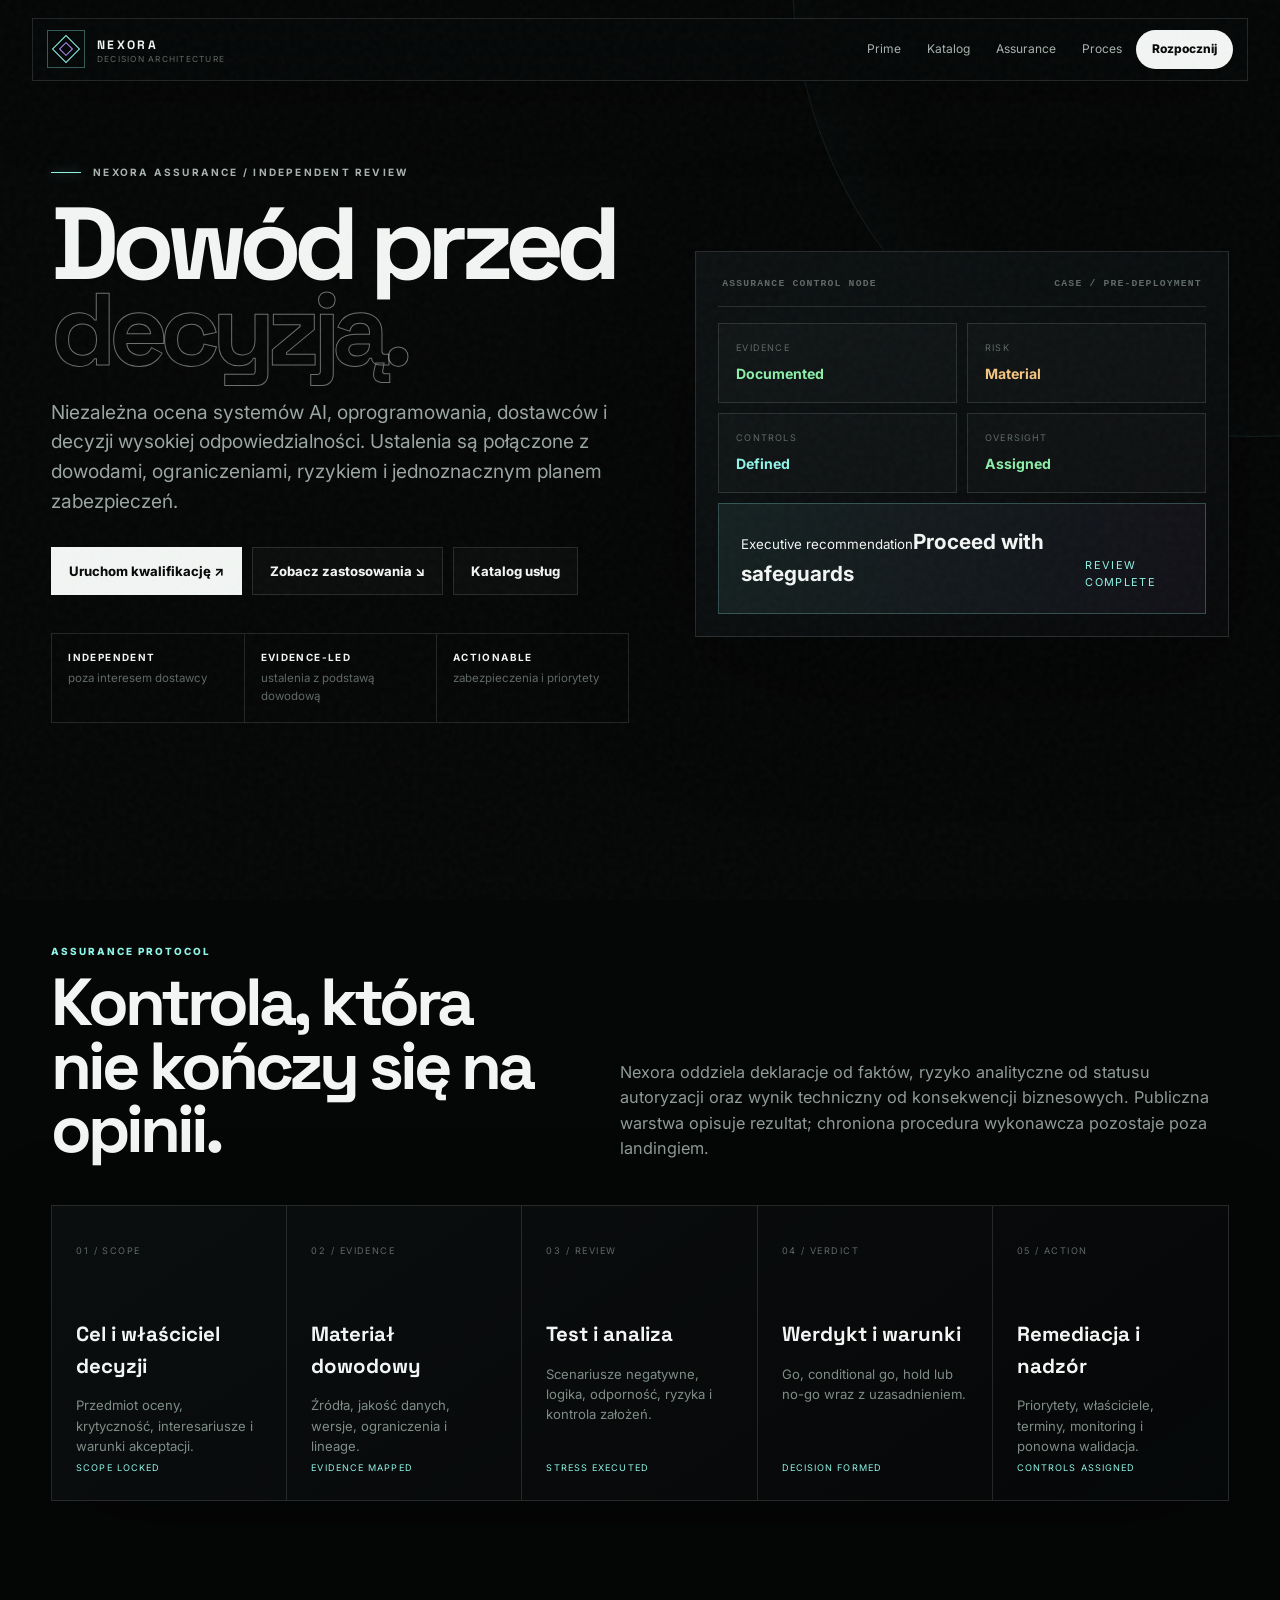
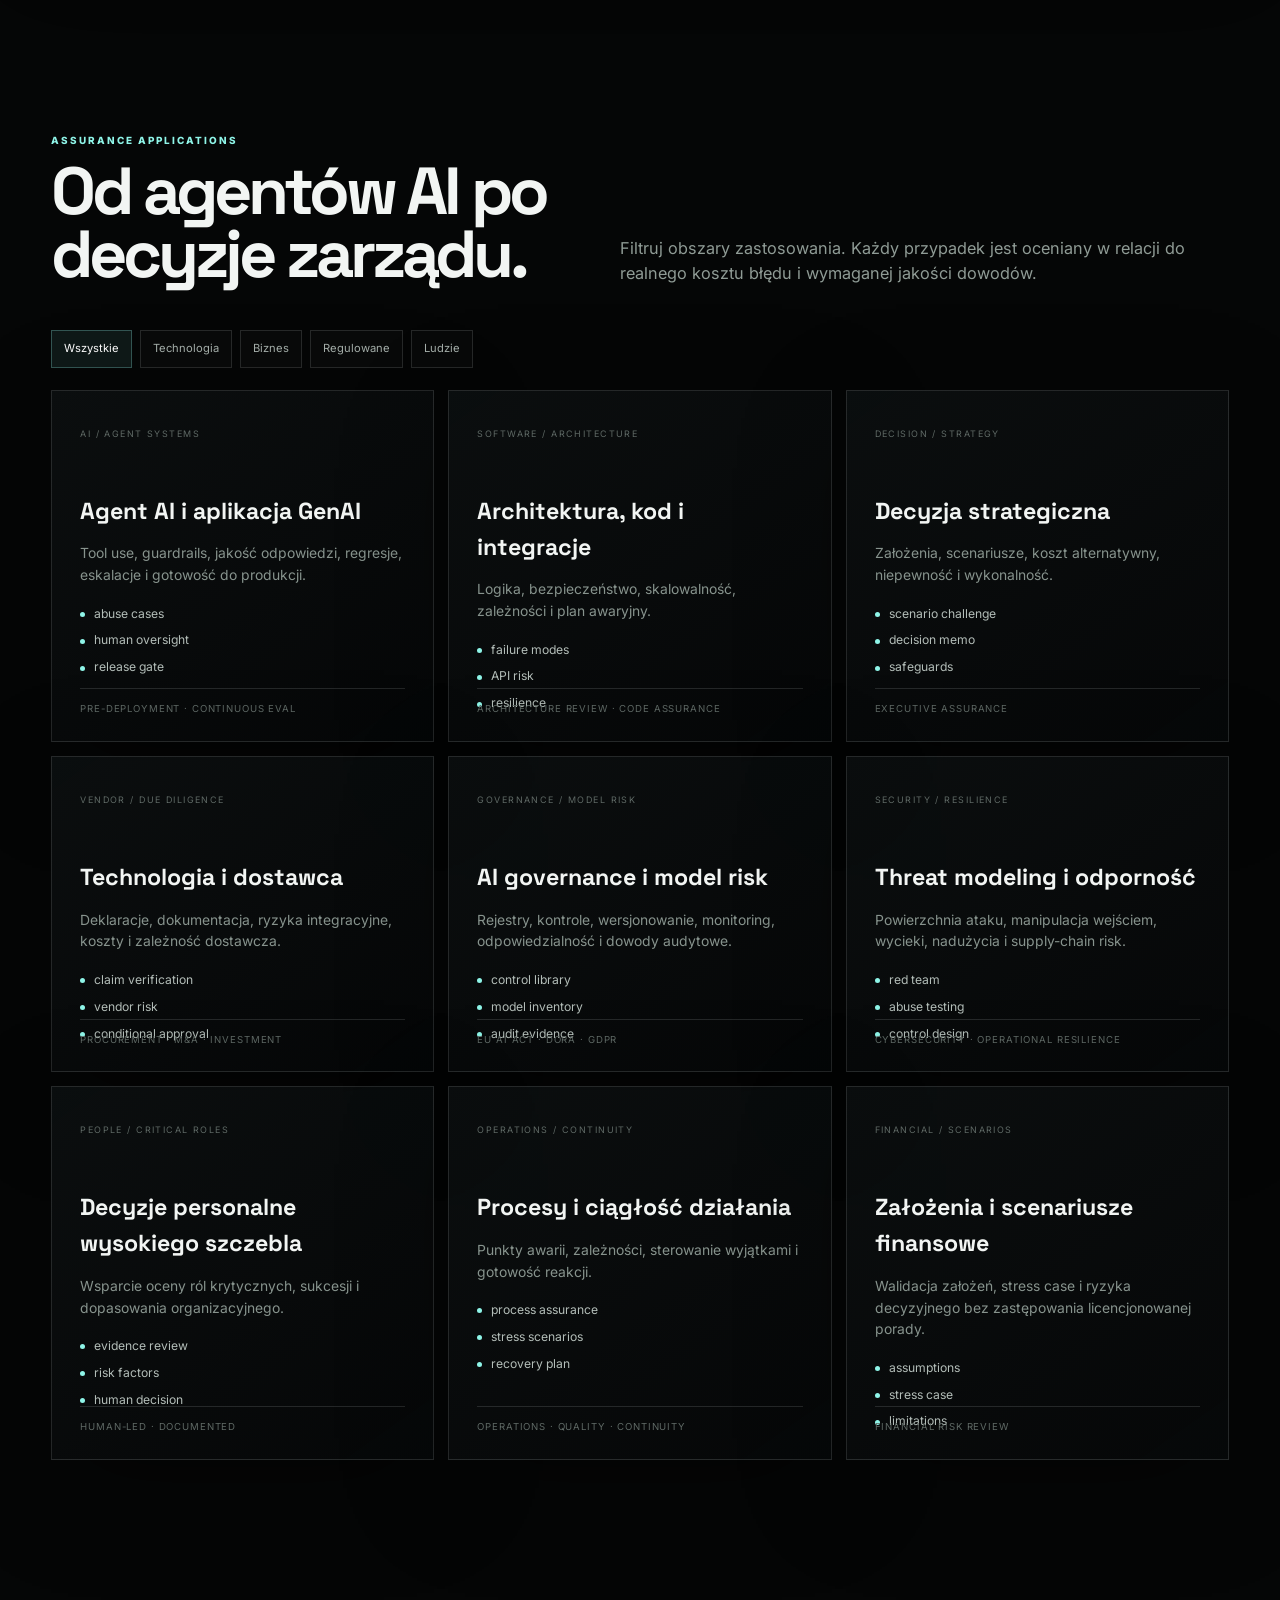
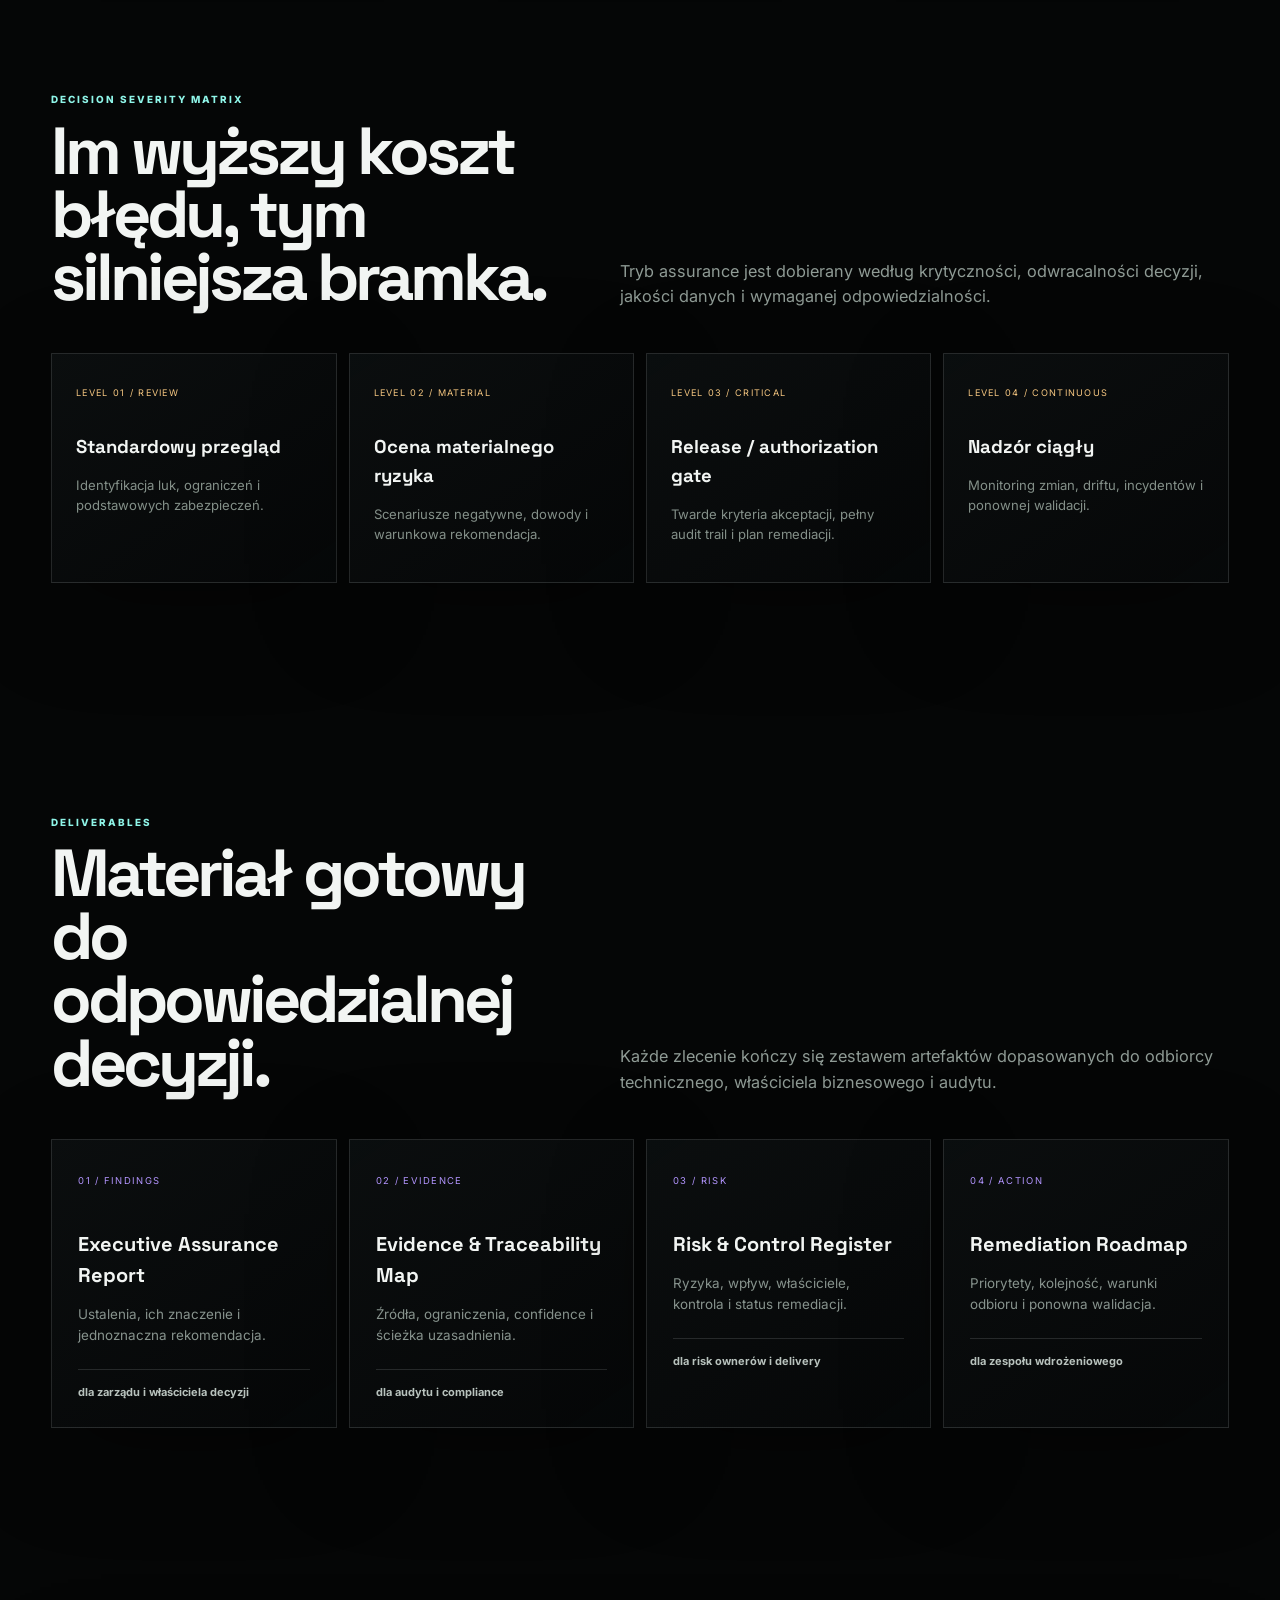
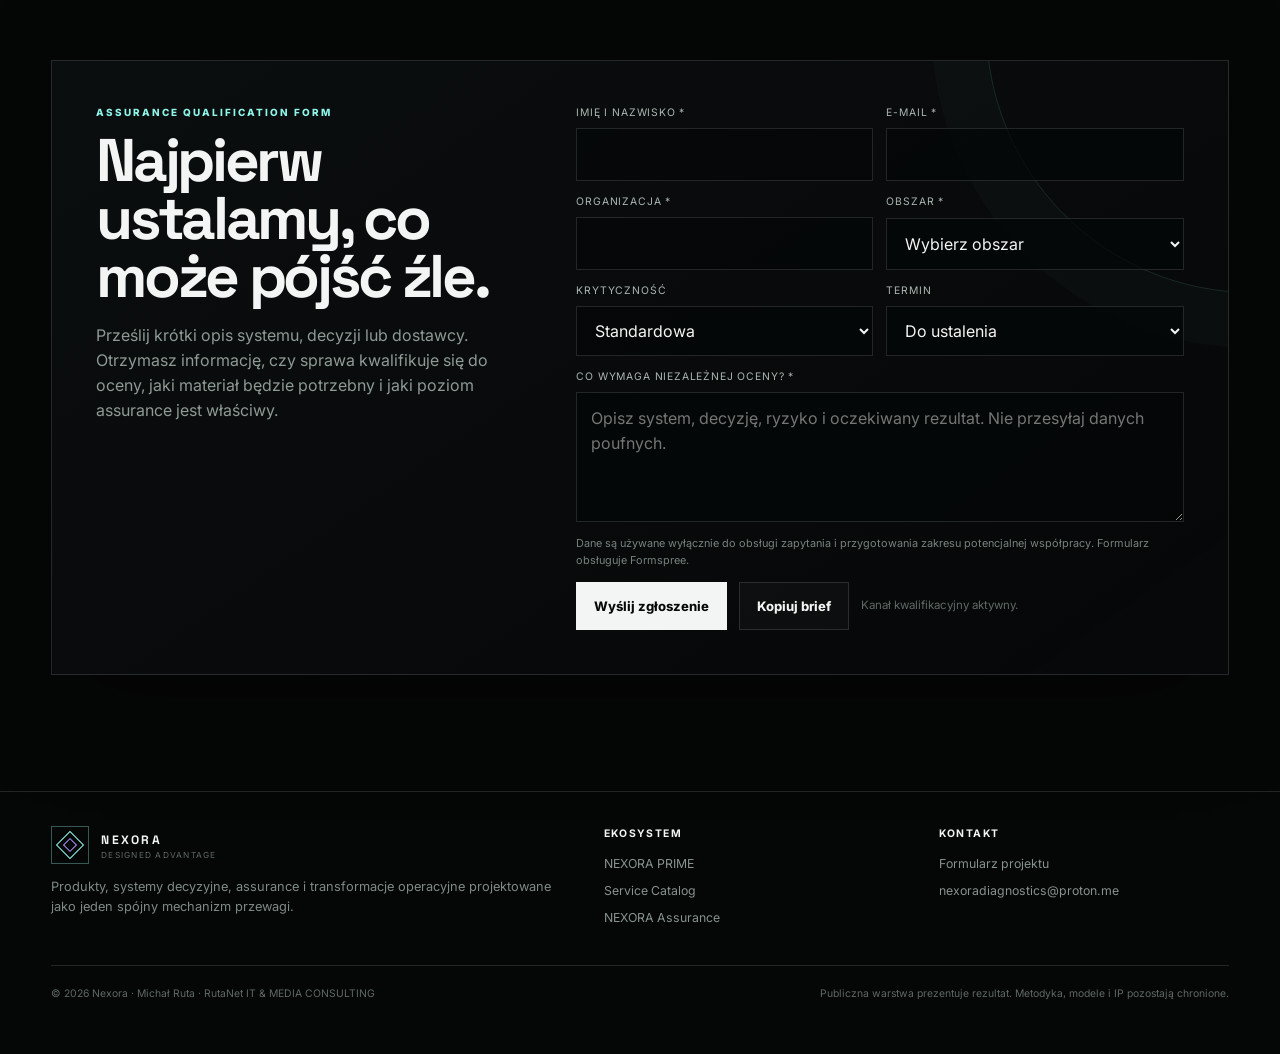
<file: assurance/index.html>
<!doctype html><html lang="pl"><head><meta charset="utf-8"><meta name="viewport" content="width=device-width,initial-scale=1,viewport-fit=cover"><meta name="theme-color" content="#050606"><meta name="description" content="Niezależna ocena systemów AI, oprogramowania, dostawców i decyzji wysokiej odpowiedzialności."><meta name="author" content="Michał Ruta · Founder Nexora"><title>NEXORA Assurance — Independent Decision Review</title><link rel="stylesheet" href="../assets/ecosystem.css"></head><body data-page="assurance"><canvas class="field-canvas" aria-hidden="true"></canvas><div class="ambient-grid"></div><nav class="nav"><a class="brand" href="../"><span class="brand-mark"></span><span class="brand-copy"><b>NEXORA</b><span>Decision Architecture</span></span></a><div class="nav-links"><a href="../">Prime</a><a href="../catalog/">Katalog</a><a href="../assurance/">Assurance</a><a href="#process">Proces</a><a href="#contact" class="cta">Rozpocznij</a></div><button class="menu" aria-label="Menu"><i></i></button></nav><main>
<section class="hero" id="top"><div class="shell hero-grid"><div><div class="kicker">NEXORA ASSURANCE / INDEPENDENT REVIEW</div><h1>Dowód przed <span class="outline">decyzją.</span></h1><p class="lead">Niezależna ocena systemów AI, oprogramowania, dostawców i decyzji wysokiej odpowiedzialności. Ustalenia są połączone z dowodami, ograniczeniami, ryzykiem i jednoznacznym planem zabezpieczeń.</p><div class="actions"><a class="btn primary" href="#contact">Uruchom kwalifikację ↗</a><a class="btn" href="#applications">Zobacz zastosowania ↘</a><a class="btn" href="../catalog/">Katalog usług</a></div><div class="hero-meta"><div><b>Independent</b><span>poza interesem dostawcy</span></div><div><b>Evidence-led</b><span>ustalenia z podstawą dowodową</span></div><div><b>Actionable</b><span>zabezpieczenia i priorytety</span></div></div></div><div class="console"><div class="console-top"><span>ASSURANCE CONTROL NODE</span><span>CASE / PRE-DEPLOYMENT</span></div><div class="console-grid"><div class="signal good"><small>Evidence</small><b>Documented</b></div><div class="signal warn"><small>Risk</small><b>Material</b></div><div class="signal info"><small>Controls</small><b>Defined</b></div><div class="signal good"><small>Oversight</small><b>Assigned</b></div><div class="verdict"><div><small>Executive recommendation</small><strong>Proceed with safeguards</strong></div><em>REVIEW COMPLETE</em></div></div></div></div></section>
<section class="section" id="process"><div class="shell"><div class="section-head reveal"><div><div class="tag">Assurance Protocol</div><h2>Kontrola, która nie kończy się na opinii.</h2></div><p class="section-intro">Nexora oddziela deklaracje od faktów, ryzyko analityczne od statusu autoryzacji oraz wynik techniczny od konsekwencji biznesowych. Publiczna warstwa opisuje rezultat; chroniona procedura wykonawcza pozostaje poza landingiem.</p></div><div class="flow panel reveal"><article><span class="n">01 / SCOPE</span><h3>Cel i właściciel decyzji</h3><p>Przedmiot oceny, krytyczność, interesariusze i warunki akceptacji.</p><span class="state">scope locked</span></article><article><span class="n">02 / EVIDENCE</span><h3>Materiał dowodowy</h3><p>Źródła, jakość danych, wersje, ograniczenia i lineage.</p><span class="state">evidence mapped</span></article><article><span class="n">03 / REVIEW</span><h3>Test i analiza</h3><p>Scenariusze negatywne, logika, odporność, ryzyka i kontrola założeń.</p><span class="state">stress executed</span></article><article><span class="n">04 / VERDICT</span><h3>Werdykt i warunki</h3><p>Go, conditional go, hold lub no-go wraz z uzasadnieniem.</p><span class="state">decision formed</span></article><article><span class="n">05 / ACTION</span><h3>Remediacja i nadzór</h3><p>Priorytety, właściciele, terminy, monitoring i ponowna walidacja.</p><span class="state">controls assigned</span></article></div></div></section>
<section class="section" id="applications"><div class="shell"><div class="section-head reveal"><div><div class="tag">Assurance Applications</div><h2>Od agentów AI po decyzje zarządu.</h2></div><p class="section-intro">Filtruj obszary zastosowania. Każdy przypadek jest oceniany w relacji do realnego kosztu błędu i wymaganej jakości dowodów.</p></div><div class="filters reveal"><button class="filter active" data-filter="all">Wszystkie</button><button class="filter" data-filter="technology">Technologia</button><button class="filter" data-filter="business">Biznes</button><button class="filter" data-filter="regulated">Regulowane</button><button class="filter" data-filter="people">Ludzie</button></div><div class="cards">
<article class="card panel reveal" data-category="technology regulated"><span class="code">AI / AGENT SYSTEMS</span><h3>Agent AI i aplikacja GenAI</h3><p>Tool use, guardrails, jakość odpowiedzi, regresje, eskalacje i gotowość do produkcji.</p><ul><li>abuse cases</li><li>human oversight</li><li>release gate</li></ul><footer>pre-deployment · continuous eval</footer></article>
<article class="card panel reveal" data-category="technology"><span class="code">SOFTWARE / ARCHITECTURE</span><h3>Architektura, kod i integracje</h3><p>Logika, bezpieczeństwo, skalowalność, zależności i plan awaryjny.</p><ul><li>failure modes</li><li>API risk</li><li>resilience</li></ul><footer>architecture review · code assurance</footer></article>
<article class="card panel reveal" data-category="business"><span class="code">DECISION / STRATEGY</span><h3>Decyzja strategiczna</h3><p>Założenia, scenariusze, koszt alternatywny, niepewność i wykonalność.</p><ul><li>scenario challenge</li><li>decision memo</li><li>safeguards</li></ul><footer>executive assurance</footer></article>
<article class="card panel reveal" data-category="business technology"><span class="code">VENDOR / DUE DILIGENCE</span><h3>Technologia i dostawca</h3><p>Deklaracje, dokumentacja, ryzyka integracyjne, koszty i zależność dostawcza.</p><ul><li>claim verification</li><li>vendor risk</li><li>conditional approval</li></ul><footer>procurement · M&A · investment</footer></article>
<article class="card panel reveal" data-category="regulated technology"><span class="code">GOVERNANCE / MODEL RISK</span><h3>AI governance i model risk</h3><p>Rejestry, kontrole, wersjonowanie, monitoring, odpowiedzialność i dowody audytowe.</p><ul><li>control library</li><li>model inventory</li><li>audit evidence</li></ul><footer>EU AI Act · DORA · GDPR</footer></article>
<article class="card panel reveal" data-category="regulated technology"><span class="code">SECURITY / RESILIENCE</span><h3>Threat modeling i odporność</h3><p>Powierzchnia ataku, manipulacja wejściem, wycieki, nadużycia i supply-chain risk.</p><ul><li>red team</li><li>abuse testing</li><li>control design</li></ul><footer>cybersecurity · operational resilience</footer></article>
<article class="card panel reveal" data-category="people business"><span class="code">PEOPLE / CRITICAL ROLES</span><h3>Decyzje personalne wysokiego szczebla</h3><p>Wsparcie oceny ról krytycznych, sukcesji i dopasowania organizacyjnego.</p><ul><li>evidence review</li><li>risk factors</li><li>human decision</li></ul><footer>human-led · documented</footer></article>
<article class="card panel reveal" data-category="business"><span class="code">OPERATIONS / CONTINUITY</span><h3>Procesy i ciągłość działania</h3><p>Punkty awarii, zależności, sterowanie wyjątkami i gotowość reakcji.</p><ul><li>process assurance</li><li>stress scenarios</li><li>recovery plan</li></ul><footer>operations · quality · continuity</footer></article>
<article class="card panel reveal" data-category="regulated business"><span class="code">FINANCIAL / SCENARIOS</span><h3>Założenia i scenariusze finansowe</h3><p>Walidacja założeń, stress case i ryzyka decyzyjnego bez zastępowania licencjonowanej porady.</p><ul><li>assumptions</li><li>stress case</li><li>limitations</li></ul><footer>financial risk review</footer></article>
</div></div></section>
<section class="section"><div class="shell"><div class="section-head reveal"><div><div class="tag">Decision Severity Matrix</div><h2>Im wyższy koszt błędu, tym silniejsza bramka.</h2></div><p class="section-intro">Tryb assurance jest dobierany według krytyczności, odwracalności decyzji, jakości danych i wymaganej odpowiedzialności.</p></div><div class="matrix"><article class="panel reveal"><span class="level">LEVEL 01 / REVIEW</span><h3>Standardowy przegląd</h3><p>Identyfikacja luk, ograniczeń i podstawowych zabezpieczeń.</p></article><article class="panel reveal"><span class="level">LEVEL 02 / MATERIAL</span><h3>Ocena materialnego ryzyka</h3><p>Scenariusze negatywne, dowody i warunkowa rekomendacja.</p></article><article class="panel reveal"><span class="level">LEVEL 03 / CRITICAL</span><h3>Release / authorization gate</h3><p>Twarde kryteria akceptacji, pełny audit trail i plan remediacji.</p></article><article class="panel reveal"><span class="level">LEVEL 04 / CONTINUOUS</span><h3>Nadzór ciągły</h3><p>Monitoring zmian, driftu, incydentów i ponownej walidacji.</p></article></div></div></section>
<section class="section"><div class="shell"><div class="section-head reveal"><div><div class="tag">Deliverables</div><h2>Materiał gotowy do odpowiedzialnej decyzji.</h2></div><p class="section-intro">Każde zlecenie kończy się zestawem artefaktów dopasowanych do odbiorcy technicznego, właściciela biznesowego i audytu.</p></div><div class="delivery"><article class="panel reveal"><span class="n">01 / FINDINGS</span><h3>Executive Assurance Report</h3><p>Ustalenia, ich znaczenie i jednoznaczna rekomendacja.</p><b>dla zarządu i właściciela decyzji</b></article><article class="panel reveal"><span class="n">02 / EVIDENCE</span><h3>Evidence & Traceability Map</h3><p>Źródła, ograniczenia, confidence i ścieżka uzasadnienia.</p><b>dla audytu i compliance</b></article><article class="panel reveal"><span class="n">03 / RISK</span><h3>Risk & Control Register</h3><p>Ryzyka, wpływ, właściciele, kontrola i status remediacji.</p><b>dla risk ownerów i delivery</b></article><article class="panel reveal"><span class="n">04 / ACTION</span><h3>Remediation Roadmap</h3><p>Priorytety, kolejność, warunki odbioru i ponowna walidacja.</p><b>dla zespołu wdrożeniowego</b></article></div></div></section>
<section class="section" id="contact"><div class="shell"><div class="cta-panel panel reveal"><div class="cta-grid"><div><div class="tag">Assurance Qualification Form</div><h2>Najpierw ustalamy, co może pójść źle.</h2><p>Prześlij krótki opis systemu, decyzji lub dostawcy. Otrzymasz informację, czy sprawa kwalifikuje się do oceny, jaki materiał będzie potrzebny i jaki poziom assurance jest właściwy.</p></div><form class="form" data-formspree data-subject="NEXORA ASSURANCE" action="https://formspree.io/f/xzdqqldo" method="POST"><input type="hidden" name="source" value="NEXORA Assurance Decision Architecture"><input type="hidden" name="page_url"><input class="hp" name="_gotcha" tabindex="-1" autocomplete="off"><div class="field"><label>Imię i nazwisko *</label><input name="name" required maxlength="120"></div><div class="field"><label>E-mail *</label><input name="email" type="email" required maxlength="180"></div><div class="field"><label>Organizacja *</label><input name="organization" required maxlength="160"></div><div class="field"><label>Obszar *</label><select name="area" required><option value="">Wybierz obszar</option><option>AI / system agentowy</option><option>Software / architektura</option><option>Decyzja strategiczna</option><option>Due diligence dostawcy</option><option>Governance / compliance</option><option>Cybersecurity / resilience</option><option>Organizacja / ludzie</option></select></div><div class="field"><label>Krytyczność</label><select name="criticality"><option>Standardowa</option><option>Wysoka</option><option>Regulowana / krytyczna</option><option>Do ustalenia</option></select></div><div class="field"><label>Termin</label><select name="timeframe"><option>Do ustalenia</option><option>Do 7 dni</option><option>Do 30 dni</option><option>Powyżej 30 dni</option></select></div><div class="field full"><label>Co wymaga niezależnej oceny? *</label><textarea name="message" required minlength="30" maxlength="4000" placeholder="Opisz system, decyzję, ryzyko i oczekiwany rezultat. Nie przesyłaj danych poufnych."></textarea></div><div class="privacy">Dane są używane wyłącznie do obsługi zapytania i przygotowania zakresu potencjalnej współpracy. Formularz obsługuje Formspree.</div><div class="form-actions"><button class="btn primary" type="submit">Wyślij zgłoszenie</button><button class="btn" type="button" data-copy-form>Kopiuj brief</button><div class="form-status" aria-live="polite">Kanał kwalifikacyjny aktywny.</div></div></form></div></div></div></section>
</main><footer class="site"><div class="shell"><div class="footer-grid"><div><a class="brand" href="../"><span class="brand-mark"></span><span class="brand-copy"><b>NEXORA</b><span>Designed Advantage</span></span></a><p>Produkty, systemy decyzyjne, assurance i transformacje operacyjne projektowane jako jeden spójny mechanizm przewagi.</p></div><div class="footer-col"><b>Ekosystem</b><a href="../">NEXORA PRIME</a><a href="../catalog/">Service Catalog</a><a href="../assurance/">NEXORA Assurance</a></div><div class="footer-col"><b>Kontakt</b><a href="#contact">Formularz projektu</a><a href="mailto:nexoradiagnostics@proton.me">nexoradiagnostics@proton.me</a></div></div><div class="legal"><span>© 2026 Nexora · Michał Ruta · RutaNet IT & MEDIA CONSULTING</span><span>Publiczna warstwa prezentuje rezultat. Metodyka, modele i IP pozostają chronione.</span></div></div></footer><div class="command"><div class="command-box"><div class="command-head">NEXORA COMMAND / CTRL + K</div><a href="../">NEXORA PRIME <kbd>01</kbd></a><a href="../catalog/">Katalog usług <kbd>02</kbd></a><a href="../assurance/">Assurance <kbd>03</kbd></a><a href="#contact">Rozpocznij projekt <kbd>04</kbd></a></div></div><script src="../assets/ecosystem.js"></script></body></html>
</file>
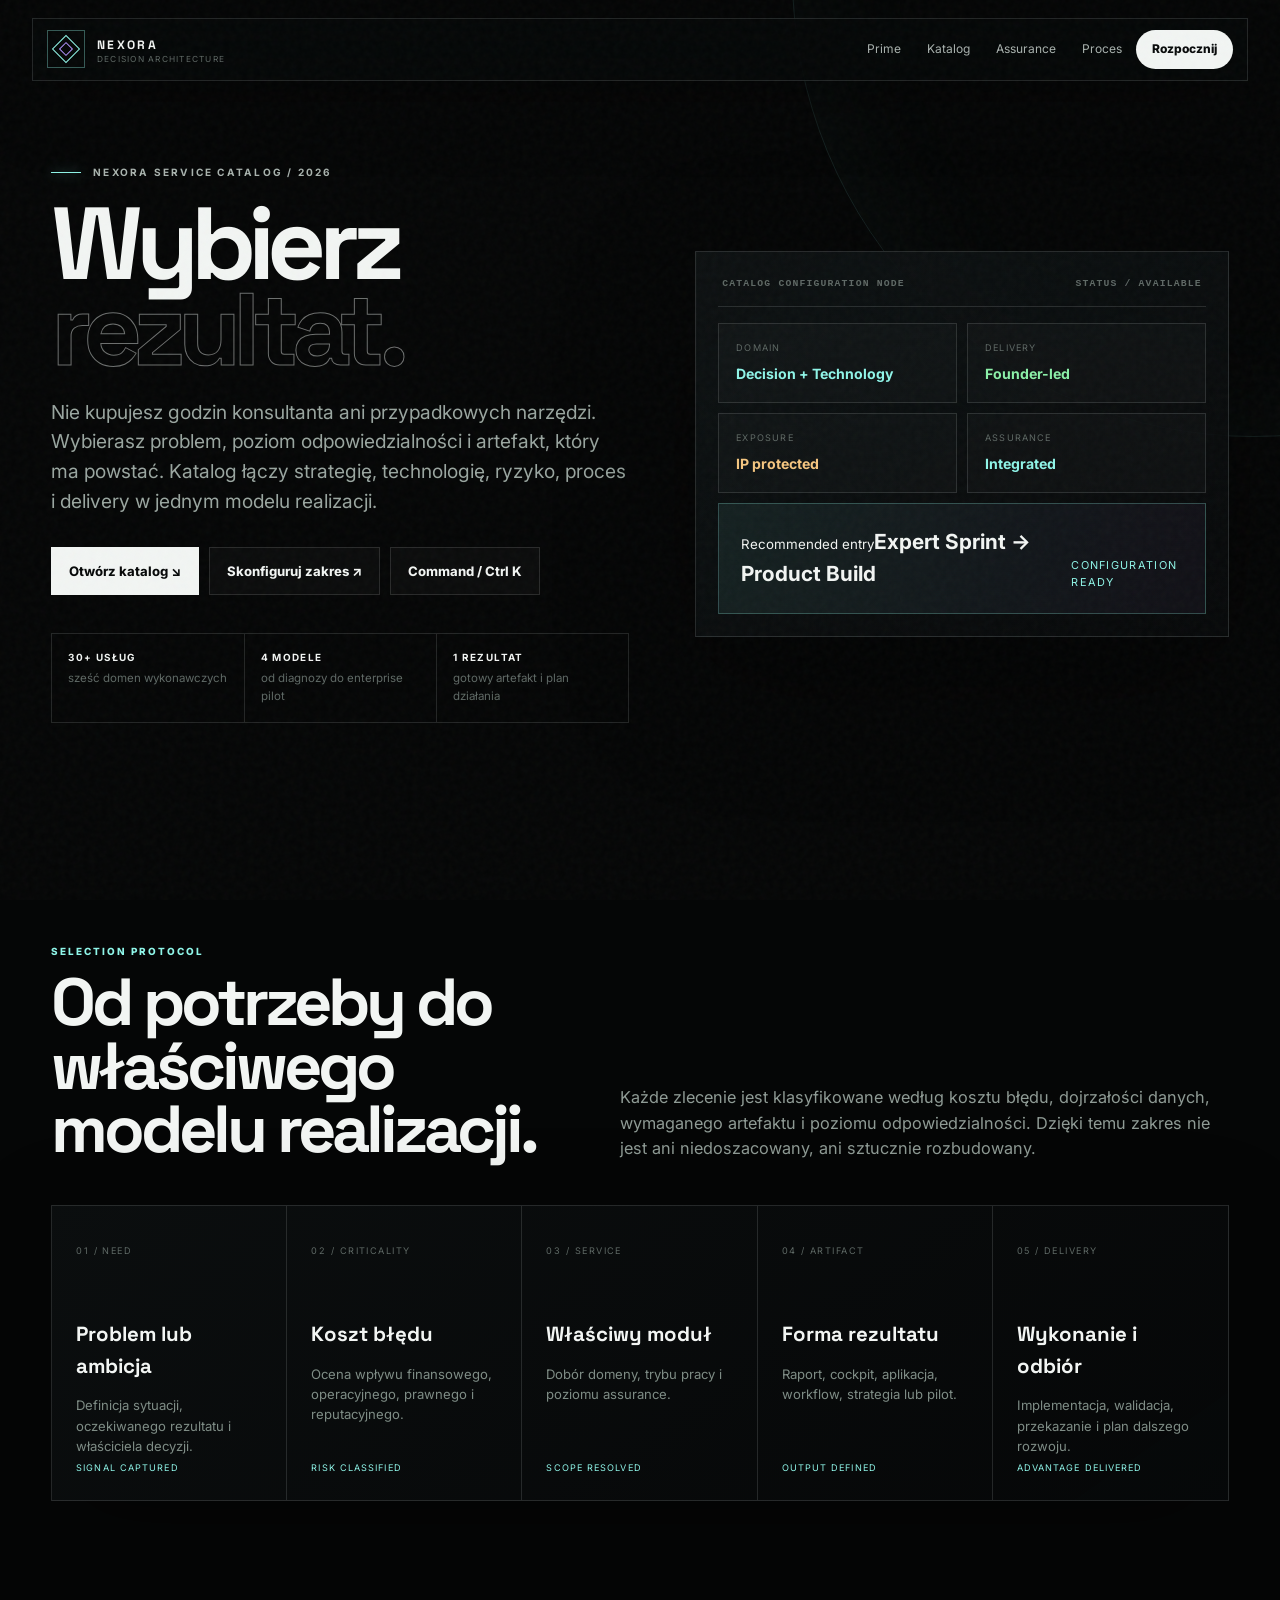
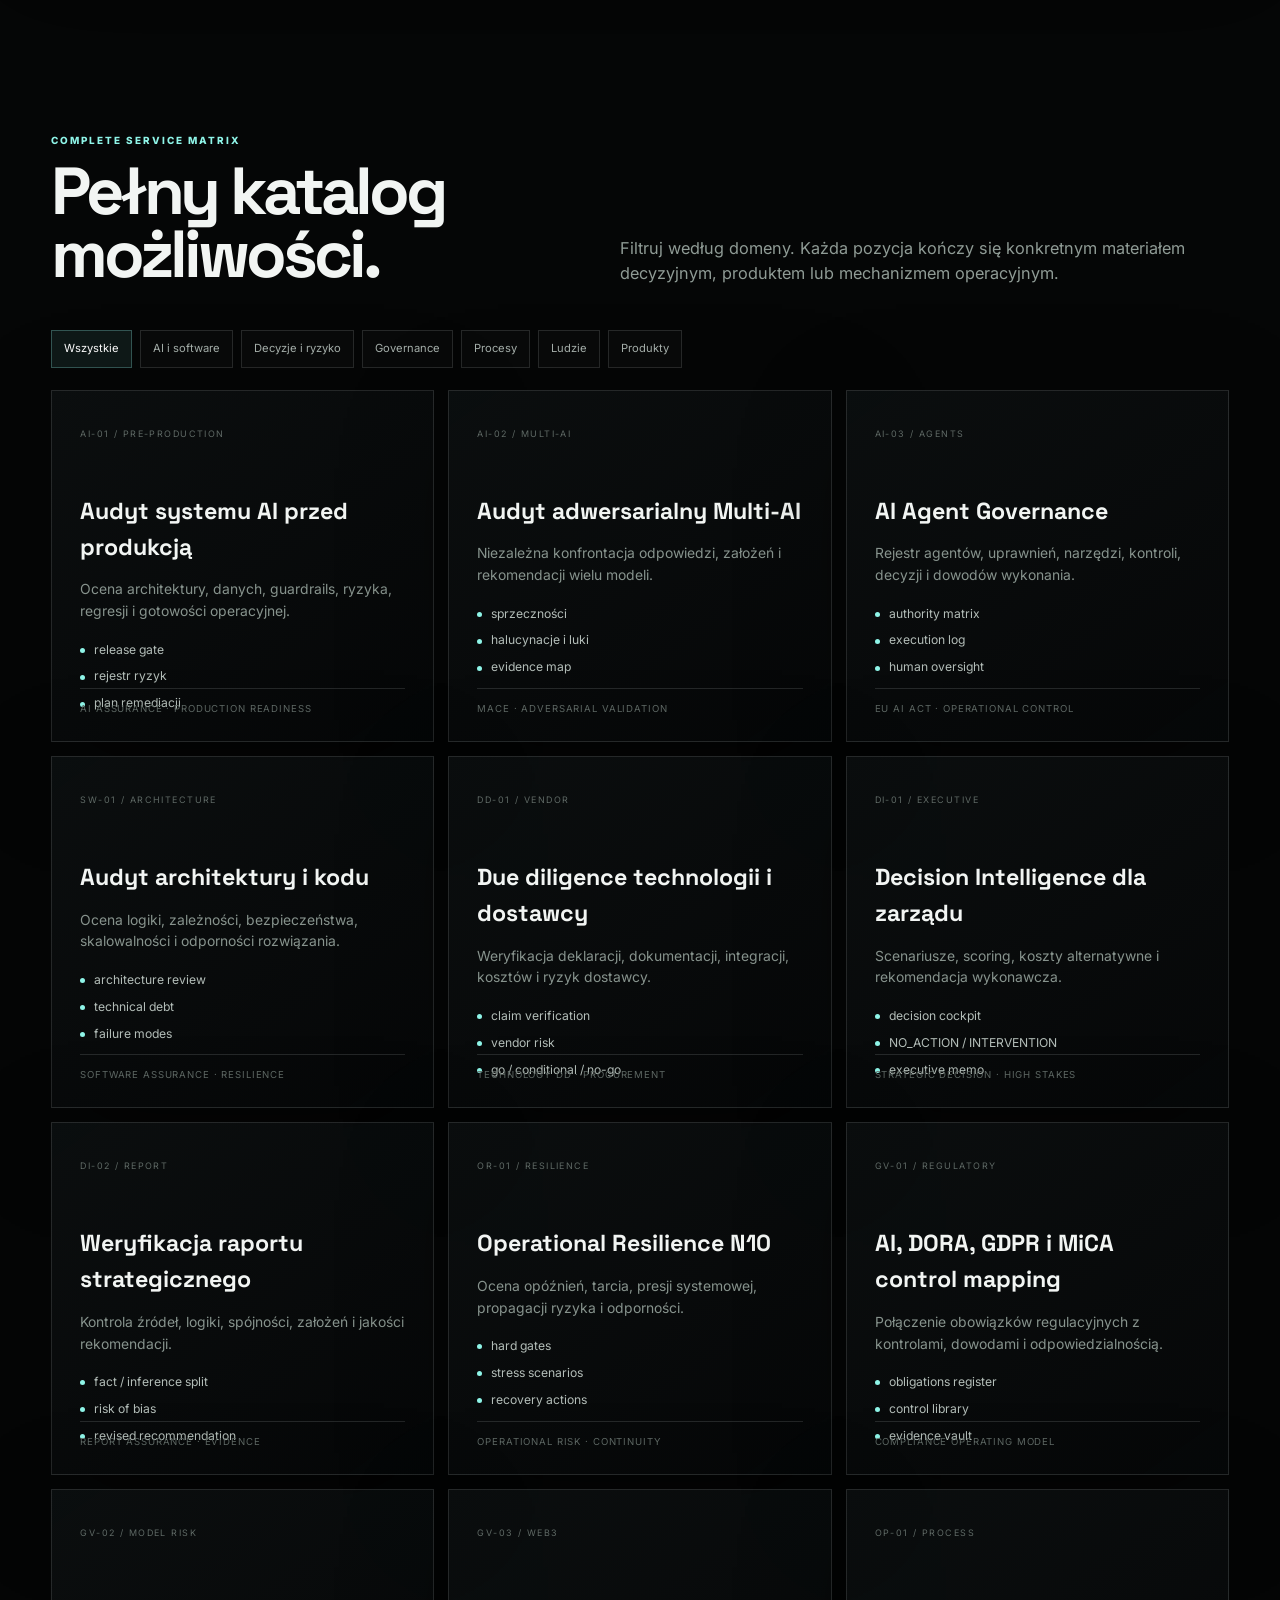
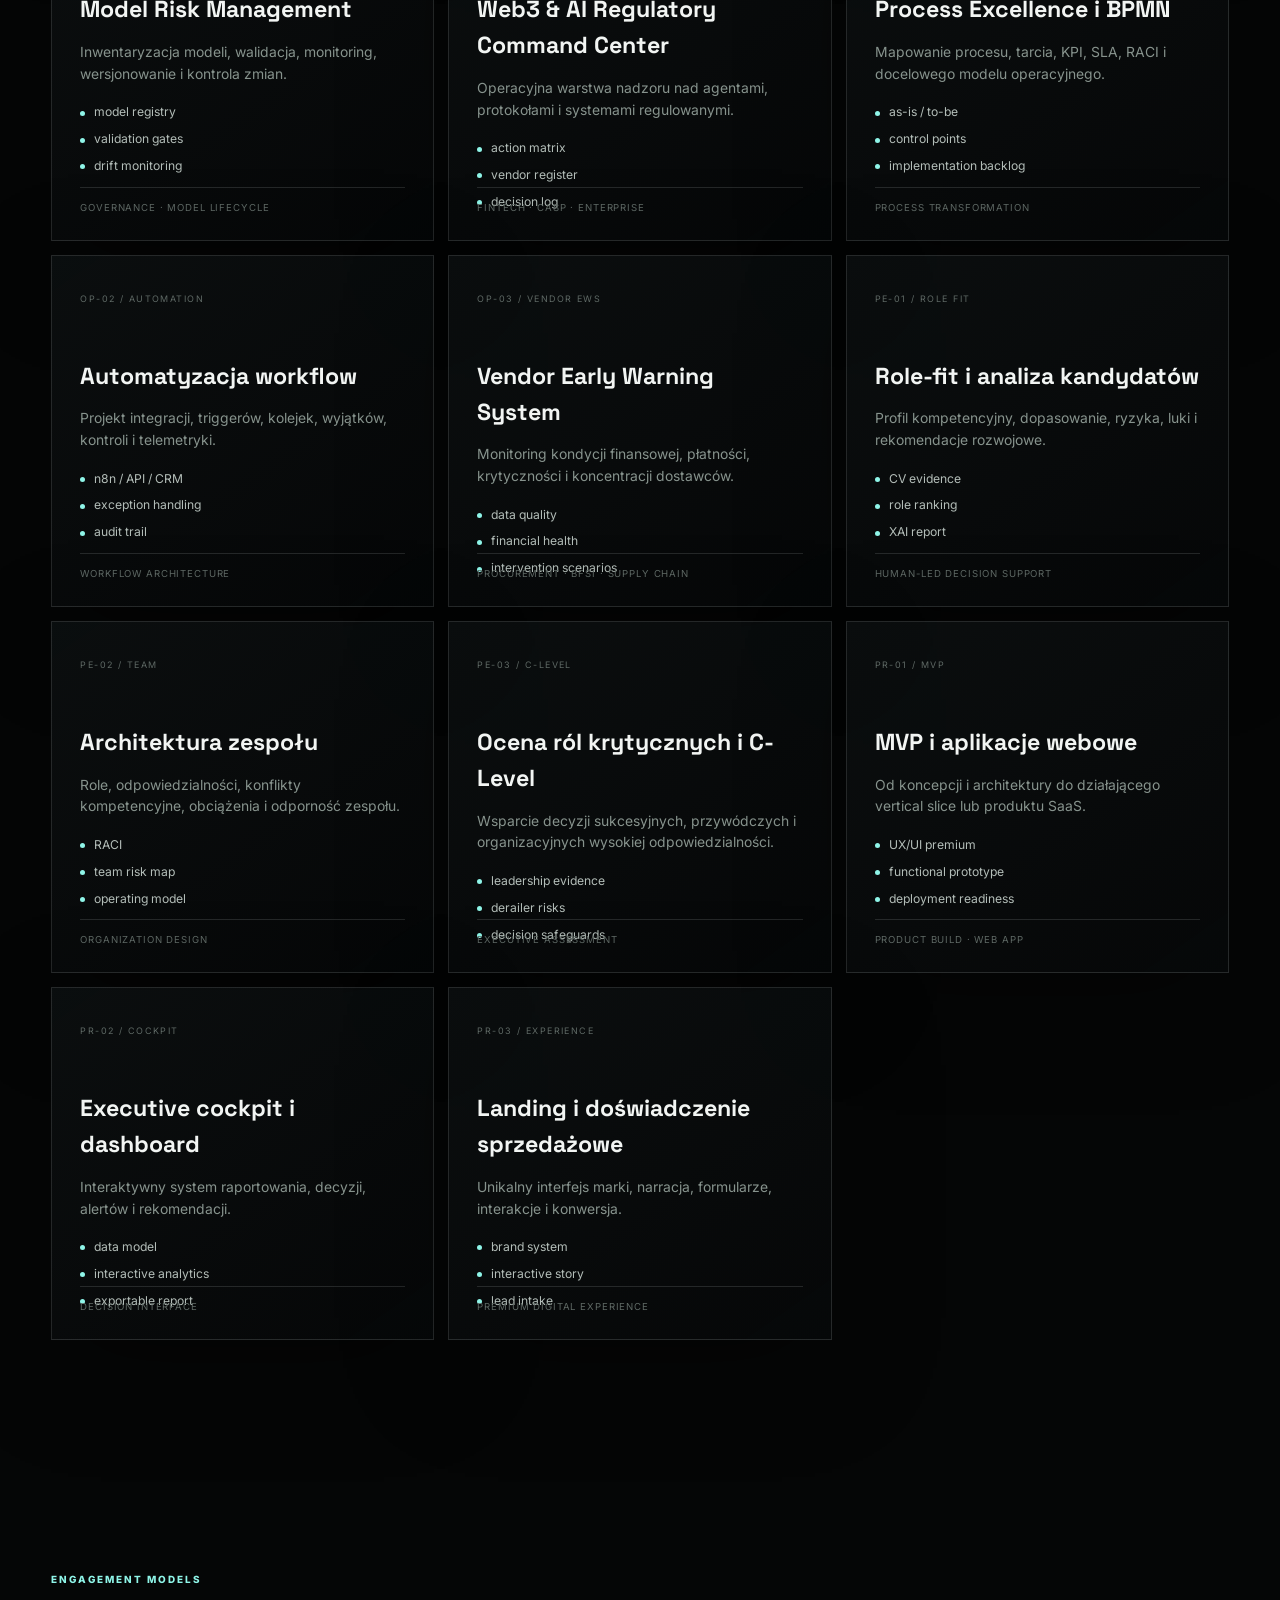
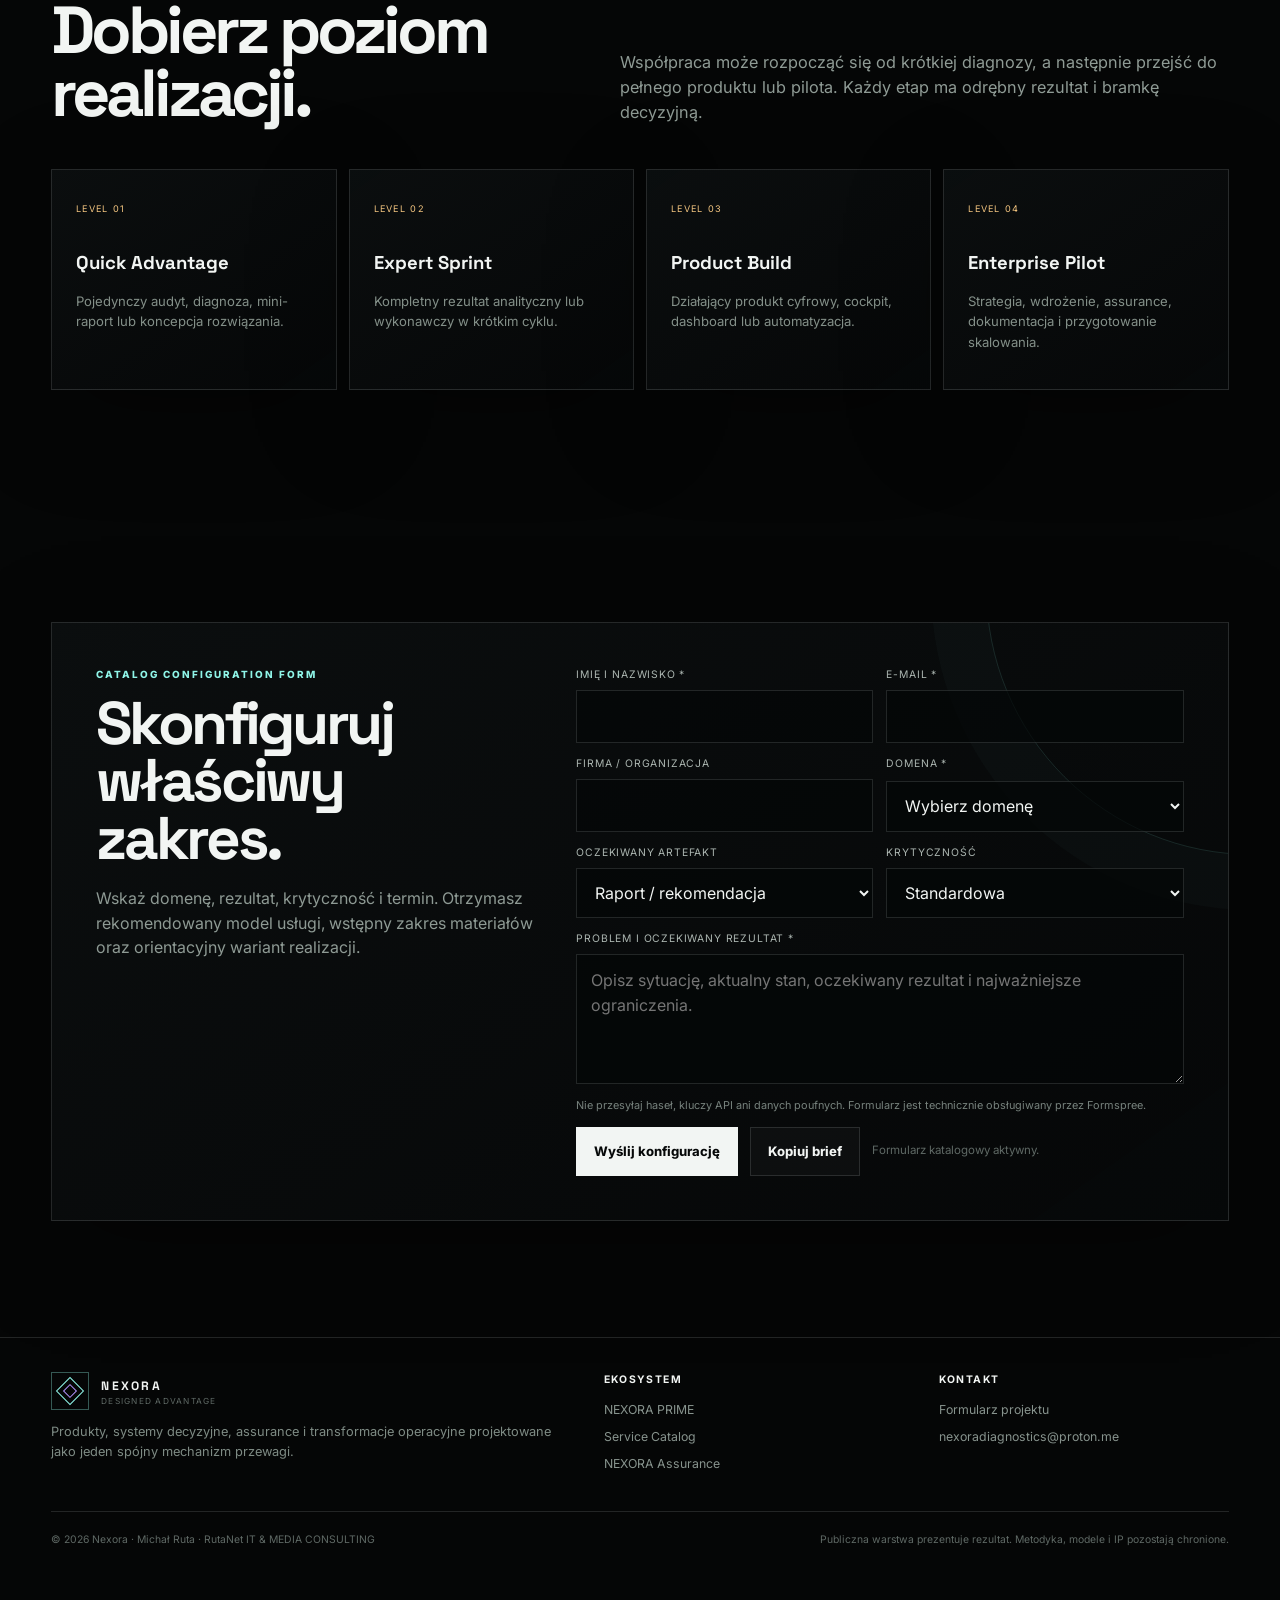
<file: catalog/index.html>
<!doctype html><html lang="pl"><head><meta charset="utf-8"><meta name="viewport" content="width=device-width,initial-scale=1,viewport-fit=cover"><meta name="theme-color" content="#050606"><meta name="description" content="Pełny katalog usług Nexora: AI assurance, decision intelligence, governance, procesy, organizacja i produkty cyfrowe."><meta name="author" content="Michał Ruta · Founder Nexora"><title>NEXORA Service Catalog — Decision Architecture</title><link rel="stylesheet" href="../assets/ecosystem.css"></head><body data-page="catalog"><canvas class="field-canvas" aria-hidden="true"></canvas><div class="ambient-grid"></div><nav class="nav"><a class="brand" href="../"><span class="brand-mark"></span><span class="brand-copy"><b>NEXORA</b><span>Decision Architecture</span></span></a><div class="nav-links"><a href="../">Prime</a><a href="../catalog/">Katalog</a><a href="../assurance/">Assurance</a><a href="#process">Proces</a><a href="#contact" class="cta">Rozpocznij</a></div><button class="menu" aria-label="Menu"><i></i></button></nav><main>
<section class="hero" id="top"><div class="shell hero-grid"><div><div class="kicker">NEXORA SERVICE CATALOG / 2026</div><h1>Wybierz <span class="outline">rezultat.</span></h1><p class="lead">Nie kupujesz godzin konsultanta ani przypadkowych narzędzi. Wybierasz problem, poziom odpowiedzialności i artefakt, który ma powstać. Katalog łączy strategię, technologię, ryzyko, proces i delivery w jednym modelu realizacji.</p><div class="actions"><a class="btn primary" href="#catalog">Otwórz katalog ↘</a><a class="btn" href="#contact">Skonfiguruj zakres ↗</a><button class="btn" type="button" data-command>Command / Ctrl K</button></div><div class="hero-meta"><div><b>30+ usług</b><span>sześć domen wykonawczych</span></div><div><b>4 modele</b><span>od diagnozy do enterprise pilot</span></div><div><b>1 rezultat</b><span>gotowy artefakt i plan działania</span></div></div></div><div class="console"><div class="console-top"><span>CATALOG CONFIGURATION NODE</span><span>STATUS / AVAILABLE</span></div><div class="console-grid"><div class="signal info"><small>Domain</small><b>Decision + Technology</b></div><div class="signal good"><small>Delivery</small><b>Founder-led</b></div><div class="signal warn"><small>Exposure</small><b>IP protected</b></div><div class="signal info"><small>Assurance</small><b>Integrated</b></div><div class="verdict"><div><small>Recommended entry</small><strong>Expert Sprint → Product Build</strong></div><em>CONFIGURATION READY</em></div></div></div></div></section>
<section class="section" id="process"><div class="shell"><div class="section-head reveal"><div><div class="tag">Selection Protocol</div><h2>Od potrzeby do właściwego modelu realizacji.</h2></div><p class="section-intro">Każde zlecenie jest klasyfikowane według kosztu błędu, dojrzałości danych, wymaganego artefaktu i poziomu odpowiedzialności. Dzięki temu zakres nie jest ani niedoszacowany, ani sztucznie rozbudowany.</p></div><div class="flow panel reveal"><article><span class="n">01 / NEED</span><h3>Problem lub ambicja</h3><p>Definicja sytuacji, oczekiwanego rezultatu i właściciela decyzji.</p><span class="state">signal captured</span></article><article><span class="n">02 / CRITICALITY</span><h3>Koszt błędu</h3><p>Ocena wpływu finansowego, operacyjnego, prawnego i reputacyjnego.</p><span class="state">risk classified</span></article><article><span class="n">03 / SERVICE</span><h3>Właściwy moduł</h3><p>Dobór domeny, trybu pracy i poziomu assurance.</p><span class="state">scope resolved</span></article><article><span class="n">04 / ARTIFACT</span><h3>Forma rezultatu</h3><p>Raport, cockpit, aplikacja, workflow, strategia lub pilot.</p><span class="state">output defined</span></article><article><span class="n">05 / DELIVERY</span><h3>Wykonanie i odbiór</h3><p>Implementacja, walidacja, przekazanie i plan dalszego rozwoju.</p><span class="state">advantage delivered</span></article></div></div></section>
<section class="section" id="catalog"><div class="shell"><div class="section-head reveal"><div><div class="tag">Complete Service Matrix</div><h2>Pełny katalog możliwości.</h2></div><p class="section-intro">Filtruj według domeny. Każda pozycja kończy się konkretnym materiałem decyzyjnym, produktem lub mechanizmem operacyjnym.</p></div><div class="filters reveal"><button class="filter active" data-filter="all">Wszystkie</button><button class="filter" data-filter="ai">AI i software</button><button class="filter" data-filter="risk">Decyzje i ryzyko</button><button class="filter" data-filter="governance">Governance</button><button class="filter" data-filter="operations">Procesy</button><button class="filter" data-filter="people">Ludzie</button><button class="filter" data-filter="product">Produkty</button></div><div class="cards">
<article class="card panel reveal" data-category="ai governance"><span class="code">AI-01 / PRE-PRODUCTION</span><h3>Audyt systemu AI przed produkcją</h3><p>Ocena architektury, danych, guardrails, ryzyka, regresji i gotowości operacyjnej.</p><ul><li>release gate</li><li>rejestr ryzyk</li><li>plan remediacji</li></ul><footer>AI assurance · production readiness</footer></article><article class="card panel reveal" data-category="ai risk"><span class="code">AI-02 / MULTI-AI</span><h3>Audyt adwersarialny Multi-AI</h3><p>Niezależna konfrontacja odpowiedzi, założeń i rekomendacji wielu modeli.</p><ul><li>sprzeczności</li><li>halucynacje i luki</li><li>evidence map</li></ul><footer>MACE · adversarial validation</footer></article><article class="card panel reveal" data-category="ai governance"><span class="code">AI-03 / AGENTS</span><h3>AI Agent Governance</h3><p>Rejestr agentów, uprawnień, narzędzi, kontroli, decyzji i dowodów wykonania.</p><ul><li>authority matrix</li><li>execution log</li><li>human oversight</li></ul><footer>EU AI Act · operational control</footer></article><article class="card panel reveal" data-category="ai"><span class="code">SW-01 / ARCHITECTURE</span><h3>Audyt architektury i kodu</h3><p>Ocena logiki, zależności, bezpieczeństwa, skalowalności i odporności rozwiązania.</p><ul><li>architecture review</li><li>technical debt</li><li>failure modes</li></ul><footer>software assurance · resilience</footer></article><article class="card panel reveal" data-category="risk ai"><span class="code">DD-01 / VENDOR</span><h3>Due diligence technologii i dostawcy</h3><p>Weryfikacja deklaracji, dokumentacji, integracji, kosztów i ryzyk dostawcy.</p><ul><li>claim verification</li><li>vendor risk</li><li>go / conditional / no-go</li></ul><footer>technology DD · procurement</footer></article><article class="card panel reveal" data-category="risk"><span class="code">DI-01 / EXECUTIVE</span><h3>Decision Intelligence dla zarządu</h3><p>Scenariusze, scoring, koszty alternatywne i rekomendacja wykonawcza.</p><ul><li>decision cockpit</li><li>NO_ACTION / INTERVENTION</li><li>executive memo</li></ul><footer>strategic decision · high stakes</footer></article><article class="card panel reveal" data-category="risk"><span class="code">DI-02 / REPORT</span><h3>Weryfikacja raportu strategicznego</h3><p>Kontrola źródeł, logiki, spójności, założeń i jakości rekomendacji.</p><ul><li>fact / inference split</li><li>risk of bias</li><li>revised recommendation</li></ul><footer>report assurance · evidence</footer></article><article class="card panel reveal" data-category="risk operations"><span class="code">OR-01 / RESILIENCE</span><h3>Operational Resilience N10</h3><p>Ocena opóźnień, tarcia, presji systemowej, propagacji ryzyka i odporności.</p><ul><li>hard gates</li><li>stress scenarios</li><li>recovery actions</li></ul><footer>operational risk · continuity</footer></article><article class="card panel reveal" data-category="governance"><span class="code">GV-01 / REGULATORY</span><h3>AI, DORA, GDPR i MiCA control mapping</h3><p>Połączenie obowiązków regulacyjnych z kontrolami, dowodami i odpowiedzialnością.</p><ul><li>obligations register</li><li>control library</li><li>evidence vault</li></ul><footer>compliance operating model</footer></article><article class="card panel reveal" data-category="governance"><span class="code">GV-02 / MODEL RISK</span><h3>Model Risk Management</h3><p>Inwentaryzacja modeli, walidacja, monitoring, wersjonowanie i kontrola zmian.</p><ul><li>model registry</li><li>validation gates</li><li>drift monitoring</li></ul><footer>governance · model lifecycle</footer></article><article class="card panel reveal" data-category="governance risk"><span class="code">GV-03 / WEB3</span><h3>Web3 & AI Regulatory Command Center</h3><p>Operacyjna warstwa nadzoru nad agentami, protokołami i systemami regulowanymi.</p><ul><li>action matrix</li><li>vendor register</li><li>decision log</li></ul><footer>fintech · CASP · enterprise</footer></article><article class="card panel reveal" data-category="operations"><span class="code">OP-01 / PROCESS</span><h3>Process Excellence i BPMN</h3><p>Mapowanie procesu, tarcia, KPI, SLA, RACI i docelowego modelu operacyjnego.</p><ul><li>as-is / to-be</li><li>control points</li><li>implementation backlog</li></ul><footer>process transformation</footer></article><article class="card panel reveal" data-category="operations"><span class="code">OP-02 / AUTOMATION</span><h3>Automatyzacja workflow</h3><p>Projekt integracji, triggerów, kolejek, wyjątków, kontroli i telemetryki.</p><ul><li>n8n / API / CRM</li><li>exception handling</li><li>audit trail</li></ul><footer>workflow architecture</footer></article><article class="card panel reveal" data-category="operations risk"><span class="code">OP-03 / VENDOR EWS</span><h3>Vendor Early Warning System</h3><p>Monitoring kondycji finansowej, płatności, krytyczności i koncentracji dostawców.</p><ul><li>data quality</li><li>financial health</li><li>intervention scenarios</li></ul><footer>procurement · BFSI · supply chain</footer></article><article class="card panel reveal" data-category="people"><span class="code">PE-01 / ROLE FIT</span><h3>Role-fit i analiza kandydatów</h3><p>Profil kompetencyjny, dopasowanie, ryzyka, luki i rekomendacje rozwojowe.</p><ul><li>CV evidence</li><li>role ranking</li><li>XAI report</li></ul><footer>human-led decision support</footer></article><article class="card panel reveal" data-category="people"><span class="code">PE-02 / TEAM</span><h3>Architektura zespołu</h3><p>Role, odpowiedzialności, konflikty kompetencyjne, obciążenia i odporność zespołu.</p><ul><li>RACI</li><li>team risk map</li><li>operating model</li></ul><footer>organization design</footer></article><article class="card panel reveal" data-category="people risk"><span class="code">PE-03 / C-LEVEL</span><h3>Ocena ról krytycznych i C-Level</h3><p>Wsparcie decyzji sukcesyjnych, przywódczych i organizacyjnych wysokiej odpowiedzialności.</p><ul><li>leadership evidence</li><li>derailer risks</li><li>decision safeguards</li></ul><footer>executive assessment</footer></article><article class="card panel reveal" data-category="product"><span class="code">PR-01 / MVP</span><h3>MVP i aplikacje webowe</h3><p>Od koncepcji i architektury do działającego vertical slice lub produktu SaaS.</p><ul><li>UX/UI premium</li><li>functional prototype</li><li>deployment readiness</li></ul><footer>product build · web app</footer></article><article class="card panel reveal" data-category="product"><span class="code">PR-02 / COCKPIT</span><h3>Executive cockpit i dashboard</h3><p>Interaktywny system raportowania, decyzji, alertów i rekomendacji.</p><ul><li>data model</li><li>interactive analytics</li><li>exportable report</li></ul><footer>decision interface</footer></article><article class="card panel reveal" data-category="product"><span class="code">PR-03 / EXPERIENCE</span><h3>Landing i doświadczenie sprzedażowe</h3><p>Unikalny interfejs marki, narracja, formularze, interakcje i konwersja.</p><ul><li>brand system</li><li>interactive story</li><li>lead intake</li></ul><footer>premium digital experience</footer></article></div></div></section>
<section class="section"><div class="shell"><div class="section-head reveal"><div><div class="tag">Engagement Models</div><h2>Dobierz poziom realizacji.</h2></div><p class="section-intro">Współpraca może rozpocząć się od krótkiej diagnozy, a następnie przejść do pełnego produktu lub pilota. Każdy etap ma odrębny rezultat i bramkę decyzyjną.</p></div><div class="matrix"><article class="panel reveal"><span class="level">LEVEL 01</span><h3>Quick Advantage</h3><p>Pojedynczy audyt, diagnoza, mini-raport lub koncepcja rozwiązania.</p></article><article class="panel reveal"><span class="level">LEVEL 02</span><h3>Expert Sprint</h3><p>Kompletny rezultat analityczny lub wykonawczy w krótkim cyklu.</p></article><article class="panel reveal"><span class="level">LEVEL 03</span><h3>Product Build</h3><p>Działający produkt cyfrowy, cockpit, dashboard lub automatyzacja.</p></article><article class="panel reveal"><span class="level">LEVEL 04</span><h3>Enterprise Pilot</h3><p>Strategia, wdrożenie, assurance, dokumentacja i przygotowanie skalowania.</p></article></div></div></section>
<section class="section" id="contact"><div class="shell"><div class="cta-panel panel reveal"><div class="cta-grid"><div><div class="tag">Catalog Configuration Form</div><h2>Skonfiguruj właściwy zakres.</h2><p>Wskaż domenę, rezultat, krytyczność i termin. Otrzymasz rekomendowany model usługi, wstępny zakres materiałów oraz orientacyjny wariant realizacji.</p></div><form class="form" data-formspree data-subject="NEXORA CATALOG" action="https://formspree.io/f/xbdvroag" method="POST"><input type="hidden" name="source" value="NEXORA Service Catalog"><input type="hidden" name="page_url"><input class="hp" name="_gotcha" tabindex="-1" autocomplete="off"><div class="field"><label>Imię i nazwisko *</label><input name="name" required maxlength="120"></div><div class="field"><label>E-mail *</label><input name="email" type="email" required maxlength="180"></div><div class="field"><label>Firma / organizacja</label><input name="organization" maxlength="160"></div><div class="field"><label>Domena *</label><select name="service" required><option value="">Wybierz domenę</option><option>AI i software assurance</option><option>Decision & Risk Intelligence</option><option>Governance & Compliance</option><option>Process & Operations</option><option>People & Organization</option><option>Product & Digital Experience</option></select></div><div class="field"><label>Oczekiwany artefakt</label><select name="artifact"><option>Raport / rekomendacja</option><option>Audyt / walidacja</option><option>Dashboard / cockpit</option><option>MVP / aplikacja</option><option>Workflow / automatyzacja</option><option>Enterprise Pilot</option></select></div><div class="field"><label>Krytyczność</label><select name="criticality"><option>Standardowa</option><option>Wysoka</option><option>Regulowana / krytyczna</option><option>Do ustalenia</option></select></div><div class="field full"><label>Problem i oczekiwany rezultat *</label><textarea name="message" required minlength="30" maxlength="4000" placeholder="Opisz sytuację, aktualny stan, oczekiwany rezultat i najważniejsze ograniczenia."></textarea></div><div class="privacy">Nie przesyłaj haseł, kluczy API ani danych poufnych. Formularz jest technicznie obsługiwany przez Formspree.</div><div class="form-actions"><button class="btn primary" type="submit">Wyślij konfigurację</button><button class="btn" type="button" data-copy-form>Kopiuj brief</button><div class="form-status" aria-live="polite">Formularz katalogowy aktywny.</div></div></form></div></div></div></section>
</main><footer class="site"><div class="shell"><div class="footer-grid"><div><a class="brand" href="../"><span class="brand-mark"></span><span class="brand-copy"><b>NEXORA</b><span>Designed Advantage</span></span></a><p>Produkty, systemy decyzyjne, assurance i transformacje operacyjne projektowane jako jeden spójny mechanizm przewagi.</p></div><div class="footer-col"><b>Ekosystem</b><a href="../">NEXORA PRIME</a><a href="../catalog/">Service Catalog</a><a href="../assurance/">NEXORA Assurance</a></div><div class="footer-col"><b>Kontakt</b><a href="#contact">Formularz projektu</a><a href="mailto:nexoradiagnostics@proton.me">nexoradiagnostics@proton.me</a></div></div><div class="legal"><span>© 2026 Nexora · Michał Ruta · RutaNet IT & MEDIA CONSULTING</span><span>Publiczna warstwa prezentuje rezultat. Metodyka, modele i IP pozostają chronione.</span></div></div></footer><div class="command"><div class="command-box"><div class="command-head">NEXORA COMMAND / CTRL + K</div><a href="../">NEXORA PRIME <kbd>01</kbd></a><a href="../catalog/">Katalog usług <kbd>02</kbd></a><a href="../assurance/">Assurance <kbd>03</kbd></a><a href="#contact">Rozpocznij projekt <kbd>04</kbd></a></div></div><script src="../assets/ecosystem.js"></script></body></html>
</file>
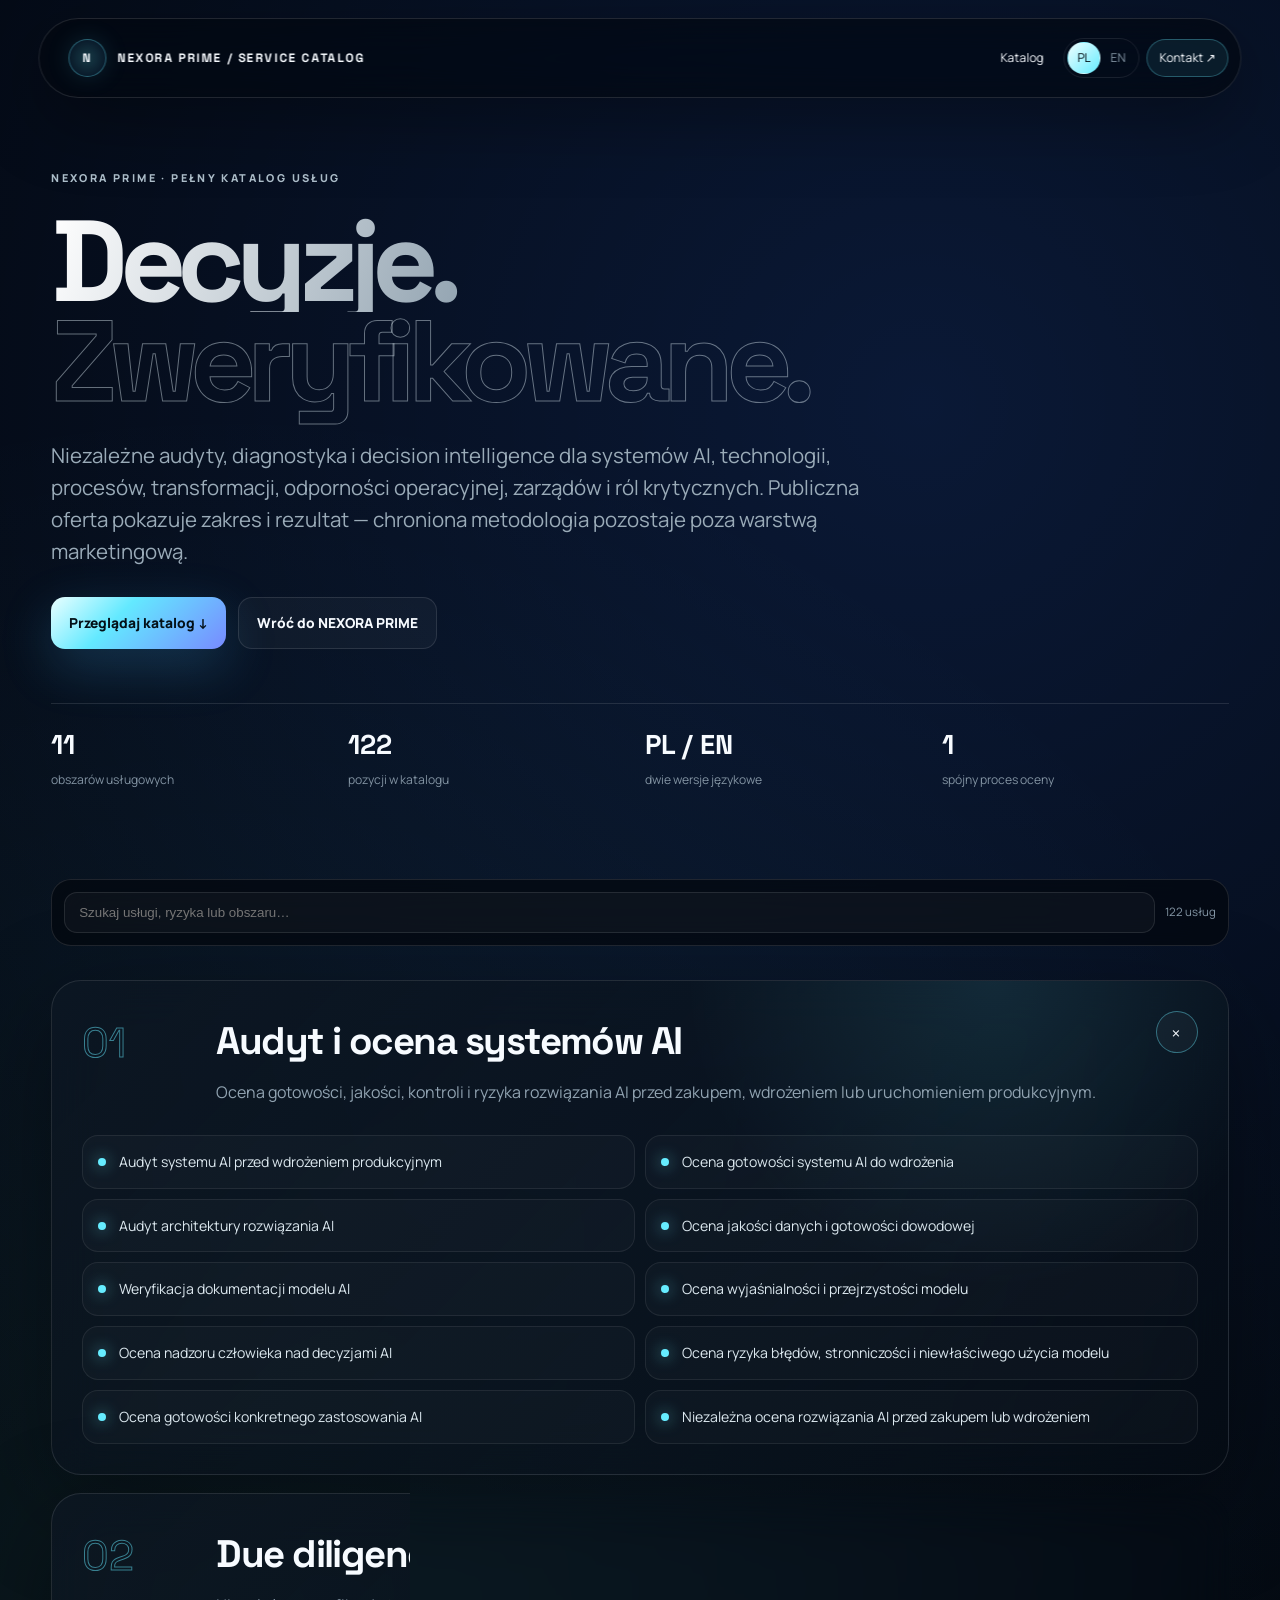
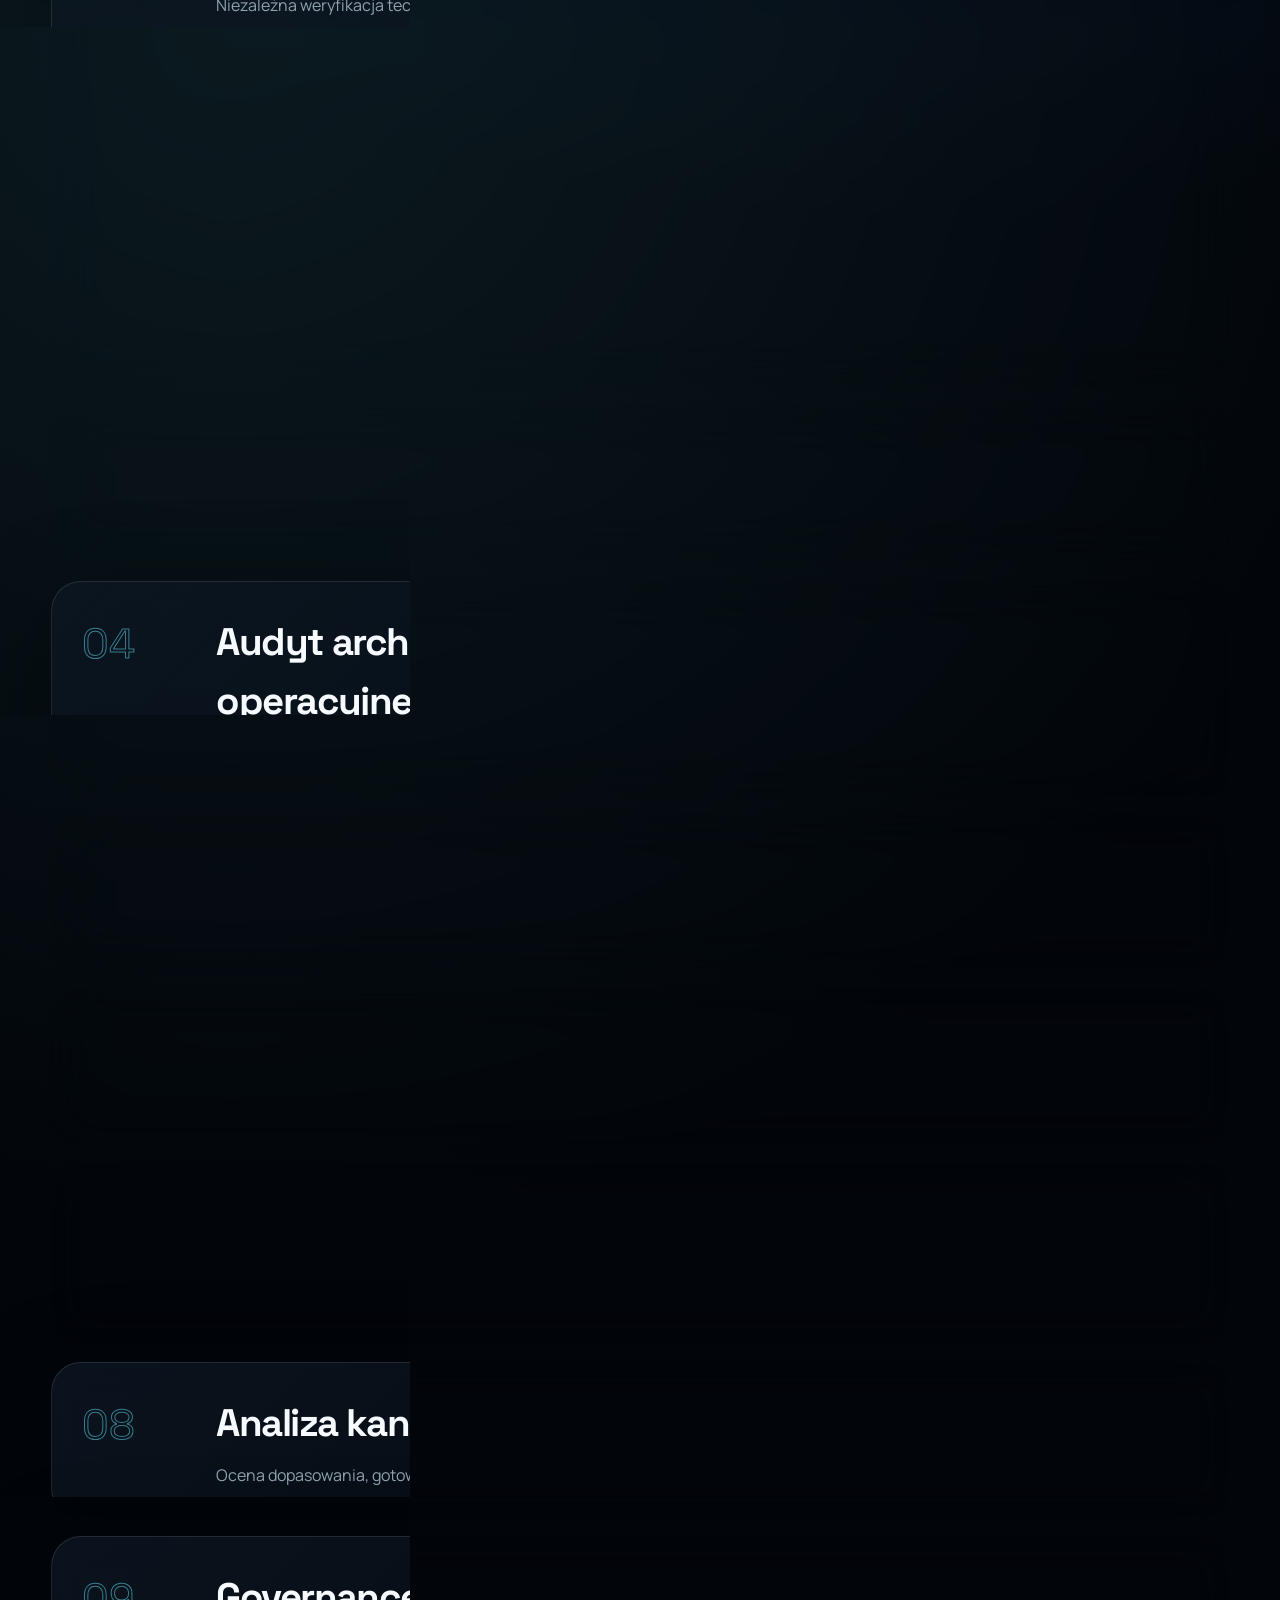
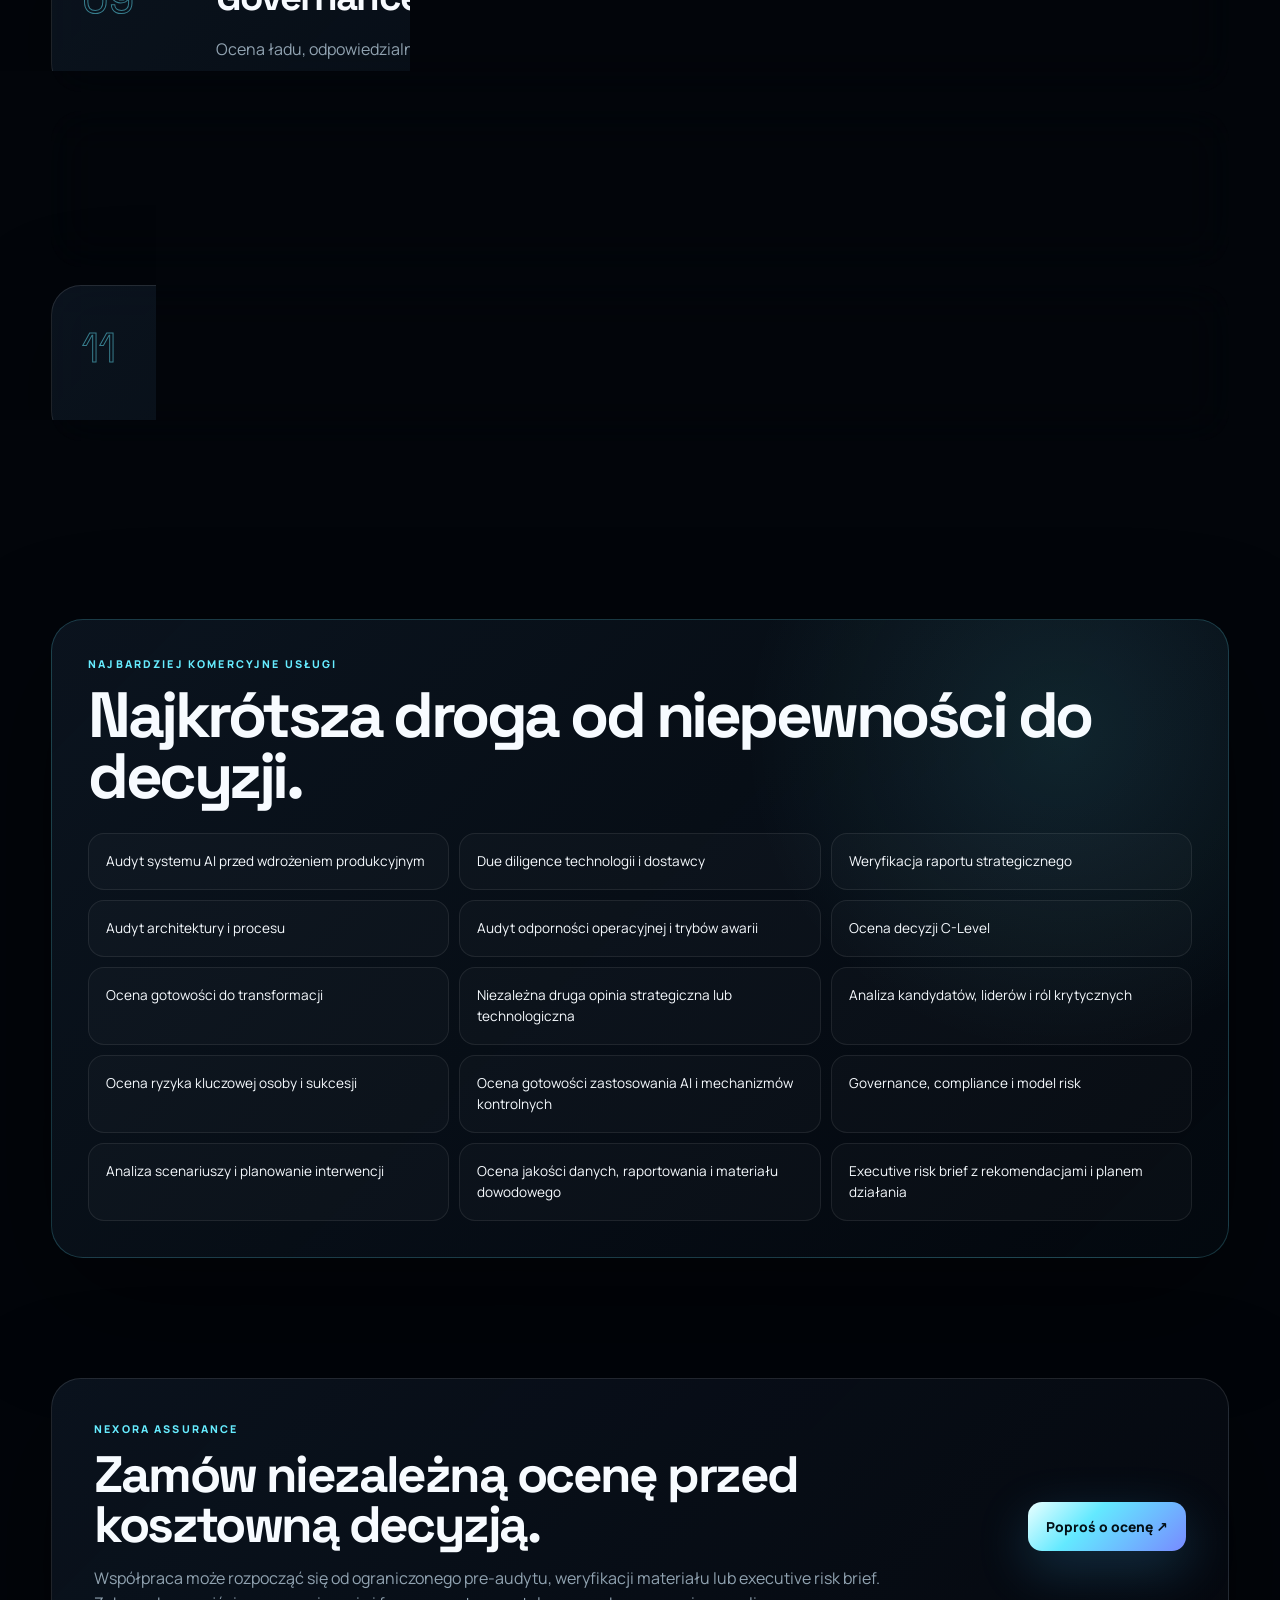
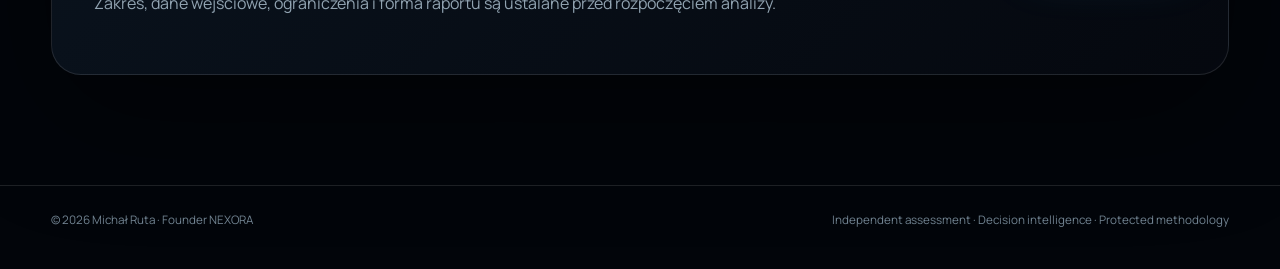
<file: services.html>
<!doctype html>
<html lang="pl">
<head>
<meta charset="utf-8">
<meta name="viewport" content="width=device-width,initial-scale=1,viewport-fit=cover">
<meta name="theme-color" content="#02060c">
<meta name="description" content="Pełny katalog usług NEXORA PRIME: audyt AI, due diligence, strategia, procesy, odporność operacyjna, C-Level, governance, compliance i model risk.">
<title>NEXORA PRIME — Katalog usług</title>
<link rel="preconnect" href="https://fonts.googleapis.com">
<link rel="preconnect" href="https://fonts.gstatic.com" crossorigin>
<link href="https://fonts.googleapis.com/css2?family=Manrope:wght@400;500;600;700;800&family=Space+Grotesk:wght@500;600;700&display=swap" rel="stylesheet">
<style>
:root{--bg:#02050a;--bg2:#07111c;--ink:#f7fbff;--muted:#8fa1af;--line:rgba(255,255,255,.11);--cyan:#66ecff;--blue:#2f73ff;--violet:#9b7cff;--gold:#f2cf8b;--green:#69f7b2;--panel:rgba(8,15,25,.7);--ease:cubic-bezier(.16,1,.3,1)}*{box-sizing:border-box}html{scroll-behavior:smooth;background:var(--bg)}body{margin:0;color:var(--ink);font-family:Manrope,system-ui,sans-serif;background:radial-gradient(circle at 72% 8%,rgba(47,115,255,.18),transparent 30%),radial-gradient(circle at 18% 32%,rgba(102,236,255,.09),transparent 34%),#02050a;line-height:1.55;overflow-x:hidden}a{color:inherit;text-decoration:none}button{font:inherit;color:inherit}body:before{content:"";position:fixed;inset:0;pointer-events:none;z-index:-2;background-image:linear-gradient(rgba(255,255,255,.018) 1px,transparent 1px),linear-gradient(90deg,rgba(255,255,255,.018) 1px,transparent 1px);background-size:54px 54px;mask-image:linear-gradient(to bottom,#000,transparent 78%)}body:after{content:"";position:fixed;width:620px;height:620px;border-radius:50%;right:-180px;top:-190px;pointer-events:none;z-index:-1;background:conic-gradient(from 10deg,transparent,rgba(102,236,255,.15),transparent 34%,rgba(155,124,255,.13),transparent 68%,rgba(242,207,139,.1),transparent);filter:blur(44px);animation:spin 22s linear infinite}@keyframes spin{to{transform:rotate(1turn)}}.shell{width:min(1320px,92vw);margin:auto}.nav{position:fixed;left:50%;top:18px;transform:translateX(-50%);width:min(1260px,94vw);z-index:20;display:flex;justify-content:space-between;align-items:center;gap:16px;padding:10px 12px 10px 16px;border:1px solid rgba(255,255,255,.12);border-radius:999px;background:rgba(3,8,14,.68);backdrop-filter:blur(24px) saturate(150%);box-shadow:0 22px 70px rgba(0,0,0,.34)}.brand{display:flex;align-items:center;gap:11px;font-family:Space Grotesk,sans-serif;font-weight:700;letter-spacing:.13em;font-size:.78rem}.mark{display:grid;place-items:center;width:38px;height:38px;border-radius:50%;border:1px solid rgba(102,236,255,.34);background:radial-gradient(circle,rgba(102,236,255,.22),rgba(47,115,255,.06));box-shadow:0 0 24px rgba(102,236,255,.13)}.nav-actions{display:flex;gap:7px;align-items:center}.nav a,.lang button{border:1px solid transparent;padding:9px 12px;border-radius:999px;font-size:.76rem;background:transparent;cursor:pointer;transition:.3s var(--ease)}.nav a:hover,.lang button:hover{background:rgba(255,255,255,.07)}.nav .primary{border-color:rgba(102,236,255,.3);background:rgba(102,236,255,.08)}.lang{display:flex;padding:3px;border:1px solid rgba(255,255,255,.09);border-radius:999px}.lang button{padding:6px 9px;color:#8395a4}.lang button.active{color:#031017;background:linear-gradient(135deg,#efffff,#66ecff)}.hero{padding:170px 0 88px;min-height:82svh;display:grid;align-items:center}.eyebrow{font-size:.68rem;letter-spacing:.22em;text-transform:uppercase;color:#aebfcb;font-weight:800}h1{font-family:Space Grotesk,sans-serif;font-size:clamp(4rem,9vw,9.4rem);line-height:.87;letter-spacing:-.075em;margin:.22em 0 .24em;max-width:1160px}.metal{display:block;background:linear-gradient(110deg,#fff,#8ea0ae 18%,#fff 34%,#6feaff 53%,#7789ff 72%,#f5d39c);background-size:220% 100%;-webkit-background-clip:text;background-clip:text;color:transparent;animation:sweep 8s linear infinite}@keyframes sweep{to{background-position:-220% 0}}.outline{display:block;color:transparent;-webkit-text-stroke:1px rgba(234,249,255,.42)}.lead{max-width:850px;color:#9aabb8;font-size:clamp(1.03rem,1.8vw,1.28rem)}.hero-actions{display:flex;gap:12px;flex-wrap:wrap;margin-top:30px}.btn{display:inline-flex;align-items:center;gap:10px;padding:14px 18px;border-radius:14px;border:1px solid var(--line);background:rgba(255,255,255,.035);font-weight:800;font-size:.86rem;transition:.35s var(--ease)}.btn:hover{transform:translateY(-3px);border-color:rgba(102,236,255,.3);background:rgba(255,255,255,.07)}.btn-primary{border:0;color:#031017;background:linear-gradient(135deg,#eaffff,#63e9ff 38%,#788aff);box-shadow:0 17px 52px rgba(70,185,255,.22)}.stats{display:grid;grid-template-columns:repeat(4,1fr);gap:10px;margin-top:54px;padding-top:20px;border-top:1px solid var(--line)}.stat b{display:block;font-family:Space Grotesk;font-size:1.7rem}.stat span{font-size:.76rem;color:#8293a2}.toolbar{position:sticky;top:84px;z-index:12;margin-bottom:34px;padding:12px;border:1px solid var(--line);border-radius:20px;background:rgba(3,8,14,.72);backdrop-filter:blur(20px);display:flex;gap:10px;align-items:center}.search{flex:1;border:1px solid rgba(255,255,255,.1);border-radius:13px;padding:12px 14px;background:rgba(255,255,255,.035);color:white;outline:none}.search:focus{border-color:rgba(102,236,255,.42);box-shadow:0 0 0 4px rgba(102,236,255,.07)}.count{font-size:.72rem;color:#8496a5;white-space:nowrap}.catalog{padding:0 0 120px}.category{position:relative;border:1px solid var(--line);border-radius:30px;background:linear-gradient(135deg,rgba(13,23,35,.78),rgba(5,11,18,.5));backdrop-filter:blur(24px);box-shadow:0 30px 100px rgba(0,0,0,.36);overflow:hidden;margin:18px 0}.category:before{content:"";position:absolute;inset:-1px;background:radial-gradient(700px circle at var(--mx,80%) var(--my,0%),rgba(102,236,255,.11),transparent 44%);pointer-events:none}.cat-head{position:relative;display:grid;grid-template-columns:110px 1fr auto;gap:24px;align-items:start;padding:30px;cursor:pointer}.cat-num{font-family:Space Grotesk;font-size:2.6rem;color:transparent;-webkit-text-stroke:1px rgba(102,236,255,.5)}.cat-title h2{font-family:Space Grotesk;margin:0;font-size:clamp(1.5rem,3vw,2.5rem);letter-spacing:-.04em}.cat-title p{margin:10px 0 0;color:#91a3b1;max-width:880px}.toggle{width:42px;height:42px;border-radius:50%;border:1px solid rgba(255,255,255,.12);background:rgba(255,255,255,.035);display:grid;place-items:center;transition:.35s var(--ease)}.category.open .toggle{transform:rotate(45deg);border-color:rgba(102,236,255,.4)}.services{display:grid;grid-template-columns:repeat(2,minmax(0,1fr));gap:10px;padding:0 30px;max-height:0;opacity:0;overflow:hidden;transition:max-height .75s var(--ease),opacity .45s,padding .55s var(--ease)}.category.open .services{max-height:1600px;opacity:1;padding:0 30px 30px}.service{position:relative;display:flex;gap:13px;align-items:flex-start;padding:15px;border:1px solid rgba(255,255,255,.075);border-radius:16px;background:rgba(255,255,255,.023);transition:.3s var(--ease)}.service:hover{transform:translateY(-2px);border-color:rgba(102,236,255,.24);background:rgba(102,236,255,.045)}.dot{flex:0 0 auto;width:8px;height:8px;border-radius:50%;margin-top:7px;background:var(--cyan);box-shadow:0 0 15px rgba(102,236,255,.7)}.service span{font-size:.88rem;color:#dce8ef}.empty{padding:50px;text-align:center;color:#8fa1af}.core{padding:40px 0 120px}.core-box{border:1px solid rgba(102,236,255,.2);border-radius:32px;padding:36px;background:radial-gradient(circle at 86% 18%,rgba(102,236,255,.11),transparent 28%),linear-gradient(135deg,rgba(13,23,35,.82),rgba(5,11,18,.58));box-shadow:0 40px 120px rgba(0,0,0,.45)}.tag{font-size:.67rem;letter-spacing:.2em;text-transform:uppercase;color:var(--cyan);font-weight:800}.core h2{font-family:Space Grotesk;font-size:clamp(2.2rem,5vw,5rem);line-height:.95;letter-spacing:-.055em;margin:12px 0 26px}.core-grid{display:grid;grid-template-columns:repeat(3,1fr);gap:10px}.core-item{padding:17px;border-radius:16px;border:1px solid rgba(255,255,255,.08);background:rgba(255,255,255,.025);font-size:.85rem}.cta{padding:0 0 110px}.cta-box{display:grid;grid-template-columns:1fr auto;gap:35px;align-items:center;padding:42px;border:1px solid var(--line);border-radius:30px;background:linear-gradient(135deg,rgba(12,22,34,.82),rgba(7,10,18,.7));box-shadow:0 40px 120px rgba(0,0,0,.45)}.cta h2{font-family:Space Grotesk;font-size:clamp(2rem,4vw,4.3rem);line-height:.98;letter-spacing:-.05em;margin:12px 0}.cta p{color:#91a3b1;max-width:800px}footer{border-top:1px solid var(--line);padding:25px 0 40px;color:#718391;font-size:.73rem}.footer-row{display:flex;justify-content:space-between;gap:20px;flex-wrap:wrap}.hidden{display:none!important}@media(max-width:900px){.cat-head{grid-template-columns:70px 1fr auto;gap:14px;padding:23px}.services{grid-template-columns:1fr}.core-grid{grid-template-columns:1fr 1fr}.cta-box{grid-template-columns:1fr}.stats{grid-template-columns:1fr 1fr}}@media(max-width:680px){.nav{top:10px}.brand span{display:none}.nav-actions>a:not(.primary){display:none}.hero{padding-top:135px}h1{font-size:clamp(3.4rem,18vw,5.7rem)}.toolbar{top:70px}.cat-head{grid-template-columns:1fr auto}.cat-num{display:none}.category.open .services{padding:0 16px 18px}.cat-head{padding:20px 16px}.core-grid{grid-template-columns:1fr}.stats{grid-template-columns:1fr 1fr}.cta-box{padding:28px 22px}}@media(prefers-reduced-motion:reduce){*{animation:none!important;transition:none!important}}
</style>
</head>
<body>
<nav class="nav"><a class="brand" href="./index.html"><span class="mark">N</span><span>NEXORA PRIME / SERVICE CATALOG</span></a><div class="nav-actions"><a href="#catalog">Katalog</a><div class="lang" aria-label="Language switch"><button class="active" data-lang="pl">PL</button><button data-lang="en">EN</button></div><a class="primary" href="mailto:nexoradiagnostics@proton.me">Kontakt ↗</a></div></nav>
<header class="hero"><div class="shell"><div class="eyebrow" data-pl="NEXORA PRIME · PEŁNY KATALOG USŁUG" data-en="NEXORA PRIME · COMPLETE SERVICE CATALOG">NEXORA PRIME · PEŁNY KATALOG USŁUG</div><h1><span class="metal" data-pl="Decyzje." data-en="Decisions.">Decyzje.</span><span class="outline" data-pl="Zweryfikowane." data-en="Verified.">Zweryfikowane.</span></h1><p class="lead" data-pl="Niezależne audyty, diagnostyka i decision intelligence dla systemów AI, technologii, procesów, transformacji, odporności operacyjnej, zarządów i ról krytycznych. Publiczna oferta pokazuje zakres i rezultat — chroniona metodologia pozostaje poza warstwą marketingową." data-en="Independent audits, diagnostics and decision intelligence for AI systems, technology, processes, transformation, operational resilience, executive decisions and critical roles. The public offer shows scope and outcomes while the protected methodology remains outside the marketing layer.">Niezależne audyty, diagnostyka i decision intelligence dla systemów AI, technologii, procesów, transformacji, odporności operacyjnej, zarządów i ról krytycznych. Publiczna oferta pokazuje zakres i rezultat — chroniona metodologia pozostaje poza warstwą marketingową.</p><div class="hero-actions"><a class="btn btn-primary" href="#catalog" data-pl="Przeglądaj katalog ↓" data-en="Explore the catalog ↓">Przeglądaj katalog ↓</a><a class="btn" href="./index.html" data-pl="Wróć do NEXORA PRIME" data-en="Back to NEXORA PRIME">Wróć do NEXORA PRIME</a></div><div class="stats"><div class="stat"><b>11</b><span data-pl="obszarów usługowych" data-en="service domains">obszarów usługowych</span></div><div class="stat"><b>122</b><span data-pl="pozycji w katalogu" data-en="catalog services">pozycji w katalogu</span></div><div class="stat"><b>PL / EN</b><span data-pl="dwie wersje językowe" data-en="two language versions">dwie wersje językowe</span></div><div class="stat"><b>1</b><span data-pl="spójny proces oceny" data-en="coherent assessment process">spójny proces oceny</span></div></div></div></header>
<main id="catalog" class="catalog"><div class="shell"><div class="toolbar"><input id="search" class="search" type="search" placeholder="Szukaj usługi, ryzyka lub obszaru…" aria-label="Search services"><span id="count" class="count"></span></div><div id="categories"></div><div id="empty" class="empty hidden" data-pl="Brak wyników. Zmień frazę wyszukiwania." data-en="No results. Try another search phrase.">Brak wyników. Zmień frazę wyszukiwania.</div></div></main>
<section class="core"><div class="shell"><div class="core-box"><div class="tag" data-pl="NAJBARDZIEJ KOMERCYJNE USŁUGI" data-en="CORE COMMERCIAL SERVICES">NAJBARDZIEJ KOMERCYJNE USŁUGI</div><h2 data-pl="Najkrótsza droga od niepewności do decyzji." data-en="The shortest path from uncertainty to decision.">Najkrótsza droga od niepewności do decyzji.</h2><div class="core-grid" id="coreGrid"></div></div></div></section>
<section class="cta"><div class="shell"><div class="cta-box"><div><div class="tag">NEXORA ASSURANCE</div><h2 data-pl="Zamów niezależną ocenę przed kosztowną decyzją." data-en="Commission an independent assessment before a high-cost decision.">Zamów niezależną ocenę przed kosztowną decyzją.</h2><p data-pl="Współpraca może rozpocząć się od ograniczonego pre-audytu, weryfikacji materiału lub executive risk brief. Zakres, dane wejściowe, ograniczenia i forma raportu są ustalane przed rozpoczęciem analizy." data-en="Engagement can begin with a focused pre-audit, material review or executive risk brief. Scope, inputs, limitations and report format are agreed before analysis begins.">Współpraca może rozpocząć się od ograniczonego pre-audytu, weryfikacji materiału lub executive risk brief. Zakres, dane wejściowe, ograniczenia i forma raportu są ustalane przed rozpoczęciem analizy.</p></div><a class="btn btn-primary" href="mailto:nexoradiagnostics@proton.me?subject=NEXORA%20PRIME%20-%20Service%20Assessment" data-pl="Poproś o ocenę ↗" data-en="Request an assessment ↗">Poproś o ocenę ↗</a></div></div></section>
<footer><div class="shell footer-row"><span>© 2026 Michał Ruta · Founder NEXORA</span><span>Independent assessment · Decision intelligence · Protected methodology</span></div></footer>
<script>
const catalog=[{"num":"01","pl":"Audyt i ocena systemów AI","en":"AI Systems Audit and Assessment","pl_desc":"Ocena gotowości, jakości, kontroli i ryzyka rozwiązania AI przed zakupem, wdrożeniem lub uruchomieniem produkcyjnym.","en_desc":"Independent review of AI readiness, quality, controls and risk before procurement, deployment or production launch.","services":[{"pl":"Audyt systemu AI przed wdrożeniem produkcyjnym","en":"Pre-Production AI System Audit"},{"pl":"Ocena gotowości systemu AI do wdrożenia","en":"AI System Deployment Readiness Assessment"},{"pl":"Audyt architektury rozwiązania AI","en":"AI Solution Architecture Audit"},{"pl":"Ocena jakości danych i gotowości dowodowej","en":"Data Quality and Evidence Readiness Assessment"},{"pl":"Weryfikacja dokumentacji modelu AI","en":"AI Model Documentation Review"},{"pl":"Ocena wyjaśnialności i przejrzystości modelu","en":"Model Explainability and Transparency Assessment"},{"pl":"Ocena nadzoru człowieka nad decyzjami AI","en":"Human Oversight and AI Decision-Control Assessment"},{"pl":"Ocena ryzyka błędów, stronniczości i niewłaściwego użycia modelu","en":"Model Error, Bias, and Misuse Risk Assessment"},{"pl":"Ocena gotowości konkretnego zastosowania AI","en":"AI Use-Case Readiness Assessment"},{"pl":"Niezależna ocena rozwiązania AI przed zakupem lub wdrożeniem","en":"Independent AI Solution Review Before Procurement or Deployment"}]},{"num":"02","pl":"Due diligence technologiczne i dostawców","en":"Technology and Vendor Due Diligence","pl_desc":"Niezależna weryfikacja technologii, dostawcy, deklarowanych możliwości, zależności i ryzyka wdrożeniowego.","en_desc":"Independent verification of technology, vendors, claimed capabilities, dependencies and implementation risk.","services":[{"pl":"Due diligence technologii i dostawcy","en":"Technology and Vendor Due Diligence"},{"pl":"Ocena dojrzałości technologicznej dostawcy","en":"Vendor Technology Maturity Assessment"},{"pl":"Ocena ryzyka zależności od dostawcy","en":"Vendor Dependency Risk Assessment"},{"pl":"Analiza ryzyka vendor lock-in","en":"Vendor Lock-In Risk Analysis"},{"pl":"Porównanie dostawców i rozwiązań technologicznych","en":"Technology Vendor and Solution Comparison"},{"pl":"Ocena bezpieczeństwa, skalowalności i utrzymywalności rozwiązania","en":"Solution Security, Scalability, and Maintainability Assessment"},{"pl":"Ocena wiarygodności deklarowanych funkcji i wyników dostawcy","en":"Vendor Claims and Performance Validation"},{"pl":"Ocena ryzyka operacyjnego związanego z wdrożeniem technologii","en":"Technology Implementation Operational Risk Assessment"},{"pl":"Weryfikacja zgodności rozwiązania z wymaganiami biznesowymi","en":"Business Requirements Alignment Review"},{"pl":"Niezależna opinia technologiczna dla zarządu lub inwestora","en":"Independent Technology Opinion for Executives or Investors"}]},{"num":"03","pl":"Weryfikacja strategii i raportów","en":"Strategic Report and Analysis Verification","pl_desc":"Kontrola jakości danych, założeń, logiki, scenariuszy, wniosków i rekomendacji przed decyzją zarządczą.","en_desc":"Quality review of data, assumptions, logic, scenarios, conclusions and recommendations before an executive decision.","services":[{"pl":"Weryfikacja raportu strategicznego","en":"Strategic Report Verification"},{"pl":"Ocena jakości założeń strategicznych","en":"Strategic Assumptions Quality Assessment"},{"pl":"Weryfikacja spójności danych, wniosków i rekomendacji","en":"Data, Conclusions, and Recommendations Consistency Review"},{"pl":"Ocena wiarygodności scenariuszy strategicznych","en":"Strategic Scenario Credibility Assessment"},{"pl":"Analiza ryzyka błędnej interpretacji danych","en":"Data Misinterpretation Risk Analysis"},{"pl":"Niezależna druga opinia dotycząca raportu lub rekomendacji","en":"Independent Second-Opinion Analysis"},{"pl":"Ocena wykonalności inicjatywy strategicznej","en":"Strategic Initiative Feasibility Assessment"},{"pl":"Ocena jakości raportowania zarządczego","en":"Management Reporting Quality Assessment"},{"pl":"Weryfikacja logiki decyzji i uzasadnienia rekomendacji","en":"Decision Logic and Recommendation Rationale Review"},{"pl":"Ocena gotowości rekomendacji do przedstawienia zarządowi lub inwestorom","en":"Executive and Investor Presentation Readiness Assessment"}]},{"num":"04","pl":"Audyt architektury, procesów i modelu operacyjnego","en":"Architecture, Process, and Operating Model Audit","pl_desc":"Analiza end-to-end przepływu pracy, odpowiedzialności, KPI, kontroli, skalowalności i gotowości automatyzacyjnej.","en_desc":"End-to-end analysis of workflows, accountability, KPIs, controls, scalability and automation readiness.","services":[{"pl":"Audyt architektury i procesu","en":"Architecture and Process Audit"},{"pl":"Ocena dojrzałości procesowej organizacji","en":"Business Process Maturity Assessment"},{"pl":"Analiza wąskich gardeł procesowych","en":"Process Bottleneck Analysis"},{"pl":"Analiza opóźnień decyzyjnych","en":"Decision-Latency Analysis"},{"pl":"Ocena ścieżek decyzyjnych i eskalacyjnych","en":"Decision Pathway and Escalation Review"},{"pl":"Ocena efektywności modelu operacyjnego","en":"Operating Model Effectiveness Assessment"},{"pl":"Przegląd ról, odpowiedzialności i zasad rozliczalności","en":"Roles, Responsibilities, and Accountability Review"},{"pl":"Ocena jakości KPI, kontroli i mechanizmów nadzorczych","en":"KPI, Control, and Oversight Framework Assessment"},{"pl":"Analiza zależności organizacyjnych i systemowych","en":"Organizational and System Dependency Analysis"},{"pl":"Ocena gotowości procesu do automatyzacji","en":"Process Automation Readiness Assessment"},{"pl":"Ocena gotowości procesu do skalowania","en":"Process Scalability Readiness Assessment"},{"pl":"Przegląd procesu end-to-end","en":"End-to-End Process Review"}]},{"num":"05","pl":"Odporność operacyjna i analiza ryzyka","en":"Operational Resilience and Risk Analysis","pl_desc":"Identyfikacja punktów krytycznych, zależności, trybów awarii, efektów domina oraz wariantów naprawczych.","en_desc":"Identification of critical points, dependencies, failure modes, cascading effects and remediation options.","services":[{"pl":"Audyt odporności operacyjnej","en":"Operational Resilience Audit"},{"pl":"Analiza trybów awarii i punktów krytycznych","en":"Failure-Mode and Critical-Point Analysis"},{"pl":"Ocena ryzyka zakłóceń operacyjnych","en":"Operational Disruption Risk Assessment"},{"pl":"Analiza pojedynczych punktów awarii","en":"Single-Point-of-Failure Analysis"},{"pl":"Ocena zależności krytycznych","en":"Critical Dependency Assessment"},{"pl":"Analiza ryzyka efektu domina i rozprzestrzeniania się zakłóceń","en":"Contagion and Cascading Failure Analysis"},{"pl":"Ocena gotowości organizacji na sytuacje kryzysowe","en":"Crisis Readiness Assessment"},{"pl":"Analiza scenariuszy braku działania i interwencji","en":"No-Action and Intervention Scenario Analysis"},{"pl":"Projektowanie scenariuszy naprawczych i ograniczających ryzyko","en":"Remediation and Risk-Mitigation Scenario Design"},{"pl":"Ocena planów ciągłości działania i odporności procesu","en":"Business Continuity and Process Resilience Assessment"},{"pl":"Opracowanie rejestru ryzyk operacyjnych","en":"Operational Risk Register Development"}]},{"num":"06","pl":"Ocena decyzji zarządczych i C-Level","en":"Executive and C-Level Decision Assessment","pl_desc":"Niezależna ocena jakości decyzji, ryzyka, alternatyw, konsekwencji braku działania i zasadności interwencji.","en_desc":"Independent review of decision quality, risk, alternatives, consequences of inaction and intervention rationale.","services":[{"pl":"Ocena decyzji C-Level","en":"C-Level Decision Assessment"},{"pl":"Ocena gotowości kadry zarządzającej do podjęcia decyzji","en":"Executive Decision Readiness Assessment"},{"pl":"Analiza jakości procesu decyzyjnego","en":"Decision-Making Process Quality Assessment"},{"pl":"Ocena ryzyka decyzyjnego","en":"Decision Risk Assessment"},{"pl":"Analiza alternatywnych wariantów decyzji","en":"Alternative Decision Scenario Analysis"},{"pl":"Symulacja skutków decyzji strategicznych i operacyjnych","en":"Strategic and Operational Decision Impact Simulation"},{"pl":"Ocena kosztów i konsekwencji braku działania","en":"Cost and Consequences of Inaction Assessment"},{"pl":"Ocena zasadności interwencji zarządczej","en":"Management Intervention Justification Assessment"},{"pl":"Niezależna rekomendacja dla zarządu","en":"Independent Executive Recommendation"},{"pl":"Przygotowanie executive risk brief","en":"Executive Risk Brief Preparation"},{"pl":"Ocena spójności decyzji ze strategią, ryzykiem i możliwościami organizacji","en":"Decision Alignment with Strategy, Risk, and Organizational Capability"}]},{"num":"07","pl":"Transformacja i gotowość organizacyjna","en":"Transformation and Organizational Readiness","pl_desc":"Ocena zdolności organizacji do przeprowadzenia zmiany, realności planu, zależności i rekomendowanej kolejności działań.","en_desc":"Assessment of change capacity, plan feasibility, dependencies and recommended sequencing.","services":[{"pl":"Ocena gotowości do transformacji","en":"Transformation Readiness Assessment"},{"pl":"Ocena gotowości programu transformacyjnego","en":"Transformation Programme Readiness Assessment"},{"pl":"Analiza ryzyka wdrożeniowego","en":"Implementation Risk Analysis"},{"pl":"Ocena zdolności organizacji do absorpcji zmiany","en":"Organizational Change Absorption Assessment"},{"pl":"Ocena gotowości zespołów, procesów i technologii","en":"People, Process, and Technology Readiness Assessment"},{"pl":"Analiza luk między stanem obecnym a docelowym","en":"Current-to-Target State Gap Analysis"},{"pl":"Ocena realności harmonogramu i kamieni milowych","en":"Timeline and Milestone Feasibility Assessment"},{"pl":"Ocena ryzyka zależności między inicjatywami","en":"Cross-Initiative Dependency Risk Assessment"},{"pl":"Analiza priorytetów transformacyjnych","en":"Transformation Priority Analysis"},{"pl":"Projektowanie rekomendowanej sekwencji działań","en":"Recommended Transformation Sequencing"}]},{"num":"08","pl":"Analiza kandydatów, liderów i ról krytycznych","en":"Candidate, Leadership, and Critical Role Analysis","pl_desc":"Ocena dopasowania, gotowości, potencjału, luk kompetencyjnych, ryzyka kluczowej osoby i sukcesji.","en_desc":"Assessment of fit, readiness, potential, competency gaps, key-person exposure and succession risk.","services":[{"pl":"Analiza kandydatów i ról krytycznych","en":"Critical Role and Candidate Analysis"},{"pl":"Ocena dopasowania kandydata do roli","en":"Candidate-to-Role Fit Assessment"},{"pl":"Analiza profilu kompetencyjnego kandydata","en":"Candidate Competency Profile Analysis"},{"pl":"Ocena gotowości kandydata do pełnienia roli","en":"Candidate Role Readiness Assessment"},{"pl":"Analiza ryzyka niedopasowania do stanowiska","en":"Role Misfit Risk Assessment"},{"pl":"Ocena potencjału przywódczego i wykonawczego","en":"Leadership and Executive Potential Assessment"},{"pl":"Ocena liderów i zespołu zarządzającego","en":"Leadership and Management Team Assessment"},{"pl":"Analiza kompatybilności członków zespołu","en":"Team Compatibility Analysis"},{"pl":"Ocena ryzyka kluczowej osoby","en":"Key-Person Risk Assessment"},{"pl":"Analiza zależności organizacji od osób krytycznych","en":"Critical Personnel Dependency Analysis"},{"pl":"Ocena gotowości sukcesyjnej","en":"Succession Readiness Assessment"},{"pl":"Analiza luk kompetencyjnych","en":"Competency Gap Analysis"},{"pl":"Ocena gotowości zespołu do realizacji strategii","en":"Team Readiness for Strategy Execution Assessment"},{"pl":"Ocena architektury stanowisk i zakresów odpowiedzialności","en":"Job Architecture and Role Definition Review"},{"pl":"Analiza CV i profilu zawodowego","en":"CV and Professional Profile Intelligence Assessment"}]},{"num":"09","pl":"Governance, compliance i ryzyko modeli","en":"Governance, Compliance, and Model Risk","pl_desc":"Ocena ładu, odpowiedzialności, kontroli, monitorowania, walidacji, traceability i gotowości zgodnościowej.","en_desc":"Assessment of governance, accountability, controls, monitoring, validation, traceability and compliance readiness.","services":[{"pl":"Ocena governance, compliance i model risk","en":"Governance, Compliance, and Model Risk Assessment"},{"pl":"Ocena ładu zarządczego dla systemów AI","en":"AI Governance Framework Assessment"},{"pl":"Przegląd polityk i zasad odpowiedzialnego wykorzystania AI","en":"Responsible AI Policy and Control Review"},{"pl":"Ocena gotowości zgodnościowej względem wymagań wewnętrznych i regulacyjnych","en":"Internal and Regulatory Compliance Readiness Assessment"},{"pl":"Ocena modelu odpowiedzialności i właścicielstwa","en":"Ownership and Accountability Model Assessment"},{"pl":"Ocena kontroli dostępu, zatwierdzania i eskalacji","en":"Access, Approval, and Escalation Control Assessment"},{"pl":"Ocena ryzyka modelu","en":"Model Risk Assessment"},{"pl":"Opracowanie rejestru ryzyk modeli AI","en":"AI Model Risk Register Development"},{"pl":"Ocena systemu monitorowania modeli","en":"Model Monitoring Framework Assessment"},{"pl":"Projektowanie ram kontroli modelu","en":"Model Control Framework Design"},{"pl":"Ocena mechanizmów walidacji, testowania i zatwierdzania modeli","en":"Model Validation, Testing, and Approval Review"},{"pl":"Ocena gotowości audytowej i jakości śladu decyzyjnego","en":"Audit Readiness and Decision Traceability Assessment"},{"pl":"Ocena gotowości w zakresie prywatności, bezpieczeństwa i zarządzania danymi","en":"Privacy, Security, and Data Governance Readiness Assessment"}]},{"num":"10","pl":"Scenariusze, symulacje i rekomendacje","en":"Scenario Analysis, Simulation, and Recommendations","pl_desc":"Porównanie wariantów działania, analiza trajektorii i kompromisów oraz przygotowanie rekomendowanego planu.","en_desc":"Comparison of action options, trajectories and trade-offs with a recommended course of action.","services":[{"pl":"Analiza scenariuszowa","en":"Scenario Analysis"},{"pl":"Porównanie alternatywnych wariantów działania","en":"Alternative Action Comparison"},{"pl":"Symulacja skutków decyzji","en":"Decision Impact Simulation"},{"pl":"Analiza scenariusza bazowego, ryzykownego i kryzysowego","en":"Baseline, Risk, and Crisis Scenario Analysis"},{"pl":"Analiza scenariusza bez interwencji","en":"No-Intervention Scenario Analysis"},{"pl":"Analiza scenariusza interwencyjnego","en":"Intervention Scenario Analysis"},{"pl":"Ocena prawdopodobnych trajektorii rozwoju sytuacji","en":"Likely Outcome Trajectory Assessment"},{"pl":"Rekomendacja optymalnego wariantu działania","en":"Recommended Course of Action"},{"pl":"Priorytetyzacja rekomendacji","en":"Recommendation Prioritization"},{"pl":"Projektowanie następnych kroków i planu działania","en":"Next-Step and Action Plan Design"},{"pl":"Ocena kompromisów między ryzykiem, kosztem i wartością","en":"Risk, Cost, and Value Trade-Off Assessment"}]},{"num":"11","pl":"Jakość zarządzania, danych i dowodów","en":"Management, Data, and Evidence Quality","pl_desc":"Ocena wiarygodności danych i źródeł, jakości KPI, dokumentacji, monitorowania oraz ścieżki audytowej.","en_desc":"Assessment of data and source reliability, KPI quality, documentation, monitoring and audit trail.","services":[{"pl":"Ocena jakości danych wejściowych","en":"Input Data Quality Assessment"},{"pl":"Ocena kompletności i spójności materiału dowodowego","en":"Evidence Completeness and Consistency Assessment"},{"pl":"Ocena wiarygodności źródeł","en":"Source Reliability Assessment"},{"pl":"Ocena gotowości danych do analizy decyzyjnej","en":"Decision-Analysis Data Readiness Assessment"},{"pl":"Analiza jakości KPI i wskaźników zarządczych","en":"Management KPI Quality Analysis"},{"pl":"Ocena mechanizmów raportowania i monitorowania","en":"Reporting and Monitoring Framework Assessment"},{"pl":"Ocena jakości dokumentacji procesu i decyzji","en":"Process and Decision Documentation Quality Assessment"},{"pl":"Przegląd ścieżki audytowej i identyfikowalności","en":"Audit Trail and Traceability Review"},{"pl":"Ocena jakości rekomendacji generowanych przez system lub zespół","en":"System- or Team-Generated Recommendation Quality Assessment"}]}];
const core=[["Audyt systemu AI przed wdrożeniem produkcyjnym","Pre-Production AI System Audit"],["Due diligence technologii i dostawcy","Technology and Vendor Due Diligence"],["Weryfikacja raportu strategicznego","Strategic Report Verification"],["Audyt architektury i procesu","Architecture and Process Audit"],["Audyt odporności operacyjnej i trybów awarii","Operational Resilience and Failure-Mode Audit"],["Ocena decyzji C-Level","C-Level Decision Assessment"],["Ocena gotowości do transformacji","Transformation Readiness Assessment"],["Niezależna druga opinia strategiczna lub technologiczna","Independent Strategic or Technology Second Opinion"],["Analiza kandydatów, liderów i ról krytycznych","Candidate, Leadership, and Critical Role Analysis"],["Ocena ryzyka kluczowej osoby i sukcesji","Key-Person and Succession Risk Assessment"],["Ocena gotowości zastosowania AI i mechanizmów kontrolnych","AI Use-Case Readiness and Control Assessment"],["Governance, compliance i model risk","Governance, Compliance, and Model Risk Assessment"],["Analiza scenariuszy i planowanie interwencji","Scenario Analysis and Intervention Planning"],["Ocena jakości danych, raportowania i materiału dowodowego","Data, Reporting, and Evidence Quality Assessment"],["Executive risk brief z rekomendacjami i planem działania","Executive Risk Brief with Recommendations and Action Plan"]];
let lang="pl";const root=document.getElementById("categories"),search=document.getElementById("search"),count=document.getElementById("count"),empty=document.getElementById("empty");function esc(s){return s.replace(/[&<>"']/g,m=>({"&":"&amp;","<":"&lt;",">":"&gt;",'"':"&quot;","'":"&#039;"}[m]))}function render(query=""){const q=query.trim().toLocaleLowerCase(lang==="pl"?"pl":"en");let total=0,visible=0;root.innerHTML=catalog.map((c,i)=>{const items=c.services.filter(s=>!q||s.pl.toLocaleLowerCase("pl").includes(q)||s.en.toLocaleLowerCase("en").includes(q));if(!items.length)return"";visible++;total+=items.length;return`<section class="category ${q||i<2?"open":""}"><div class="cat-head" role="button" tabindex="0" aria-expanded="${q||i<2}"><div class="cat-num">${c.num}</div><div class="cat-title"><h2>${esc(c[lang])}</h2><p>${esc(c[lang+"_desc"])}</p></div><div class="toggle">＋</div></div><div class="services">${items.map(s=>`<div class="service"><i class="dot"></i><span>${esc(s[lang])}</span></div>`).join("")}</div></section>`}).join("");count.textContent=lang==="pl"?`${total} usług`:`${total} services`;empty.classList.toggle("hidden",visible>0);bind()}function bind(){document.querySelectorAll(".cat-head").forEach(h=>{const t=()=>{const b=h.closest(".category");b.classList.toggle("open");h.setAttribute("aria-expanded",b.classList.contains("open"))};h.addEventListener("click",t);h.addEventListener("keydown",e=>{if(e.key==="Enter"||e.key===" "){e.preventDefault();t()}})});document.querySelectorAll(".category").forEach(c=>c.addEventListener("pointermove",e=>{const r=c.getBoundingClientRect();c.style.setProperty("--mx",`${e.clientX-r.left}px`);c.style.setProperty("--my",`${e.clientY-r.top}px`)}))}function renderCore(){document.getElementById("coreGrid").innerHTML=core.map(x=>`<div class="core-item">${esc(x[lang==="pl"?0:1])}</div>`).join("")}function applyLang(next){lang=next;document.documentElement.lang=lang;document.querySelectorAll("[data-pl][data-en]").forEach(el=>el.textContent=el.dataset[lang]);document.querySelectorAll(".lang button").forEach(b=>b.classList.toggle("active",b.dataset.lang===lang));search.placeholder=lang==="pl"?"Szukaj usługi, ryzyka lub obszaru…":"Search for a service, risk or domain…";render(search.value);renderCore()}document.querySelectorAll(".lang button").forEach(b=>b.addEventListener("click",()=>applyLang(b.dataset.lang)));search.addEventListener("input",()=>render(search.value));render();renderCore();
</script>
</body>
</html>
</file>
<file: assets/ecosystem.css>
@import url('https://fonts.googleapis.com/css2?family=Inter:wght@400;500;600;700;800&family=Space+Grotesk:wght@500;600;700&display=swap');
:root{--bg:#050606;--bg2:#090b0c;--ink:#f2f5f3;--muted:#929d98;--dim:#5f6965;--line:rgba(238,245,241,.13);--line2:rgba(238,245,241,.23);--cyan:#8ff5e8;--cyan-rgb:143,245,232;--blue:#79a8ff;--blue-rgb:121,168,255;--violet:#b395ff;--violet-rgb:179,149,255;--amber:#f5c680;--amber-rgb:245,198,128;--green:#8bf0a8;--red:#ff8b9a;--panel:#0b0e0f;--panel2:#101415;--ease:cubic-bezier(.16,1,.3,1);--mx:50vw;--my:35vh}
*{box-sizing:border-box}html{scroll-behavior:smooth;background:var(--bg)}body{margin:0;background:var(--bg);color:var(--ink);font-family:Inter,system-ui,sans-serif;line-height:1.55;overflow-x:hidden}a{color:inherit;text-decoration:none}button,input,textarea,select{font:inherit;color:inherit}button{cursor:pointer}::selection{background:rgba(var(--cyan-rgb),.2)}
body:before{content:"";position:fixed;inset:0;z-index:-9;background:radial-gradient(circle at var(--mx) var(--my),rgba(var(--cyan-rgb),.09),transparent 24rem),radial-gradient(circle at 78% 15%,rgba(var(--violet-rgb),.08),transparent 31rem),linear-gradient(180deg,#050606 0,#080a0b 34%,#050606 100%)}body:after{content:"";position:fixed;inset:0;z-index:2000;pointer-events:none;opacity:.045;background-image:url("data:image/svg+xml,%3Csvg viewBox='0 0 180 180' xmlns='http://www.w3.org/2000/svg'%3E%3Cfilter id='n'%3E%3CfeTurbulence type='fractalNoise' baseFrequency='.82' numOctaves='4' stitchTiles='stitch'/%3E%3C/filter%3E%3Crect width='100%25' height='100%25' filter='url(%23n)' opacity='.75'/%3E%3C/svg%3E")}.field-canvas{position:fixed;inset:0;width:100%;height:100%;z-index:-7;pointer-events:none;opacity:.72}.ambient-grid{position:fixed;inset:0;z-index:-8;pointer-events:none;background-image:linear-gradient(rgba(255,255,255,.024) 1px,transparent 1px),linear-gradient(90deg,rgba(255,255,255,.024) 1px,transparent 1px);background-size:62px 62px;mask-image:linear-gradient(to bottom,black,transparent 76%)}
.shell{width:min(1400px,92vw);margin:auto}.nav{position:fixed;left:50%;top:18px;translate:-50% 0;width:min(1360px,95vw);z-index:1000;display:flex;align-items:center;justify-content:space-between;gap:18px;padding:11px 14px;border:1px solid var(--line);background:rgba(6,8,8,.78);backdrop-filter:blur(24px) saturate(130%);box-shadow:0 18px 70px rgba(0,0,0,.38);transition:.4s var(--ease)}.nav.scrolled{top:8px;border-color:rgba(var(--cyan-rgb),.22);background:rgba(5,7,7,.92)}.brand{display:flex;align-items:center;gap:12px}.brand-mark{width:38px;height:38px;border:1px solid rgba(var(--cyan-rgb),.35);display:grid;place-items:center;position:relative}.brand-mark:before,.brand-mark:after{content:"";position:absolute;border:1px solid var(--cyan);inset:8px;rotate:45deg}.brand-mark:after{inset:13px;border-color:var(--violet);animation:spin 9s linear infinite}.brand-copy{line-height:1.05}.brand-copy b{font-family:Space Grotesk,sans-serif;letter-spacing:.19em;font-size:.76rem}.brand-copy span{display:block;color:var(--dim);font-size:.52rem;letter-spacing:.15em;text-transform:uppercase;margin-top:4px}.nav-links{display:flex;align-items:center;gap:2px}.nav-links a{padding:10px 12px;color:#a9b2ae;font-size:.75rem;border-radius:999px;transition:.3s}.nav-links a:hover,.nav-links a.active{color:#fff;background:rgba(255,255,255,.055)}.nav-links .cta{background:var(--ink);color:#090b0b;font-weight:800;padding-inline:16px}.menu{display:none;width:42px;height:42px;border:1px solid var(--line);background:transparent;border-radius:50%}.menu i,.menu i:before,.menu i:after{display:block;width:16px;height:1px;background:#fff;content:"";margin:auto}.menu i:before{transform:translateY(-5px)}.menu i:after{transform:translateY(4px)}
.hero{min-height:92svh;display:grid;align-items:center;padding:150px 0 90px;position:relative;overflow:clip}.hero:before{content:"";position:absolute;width:72vw;height:72vw;border-radius:50%;right:-34vw;top:-38vw;border:1px solid rgba(var(--cyan-rgb),.11);box-shadow:inset 0 0 160px rgba(var(--cyan-rgb),.04);animation:spin 25s linear infinite}.hero-grid{display:grid;grid-template-columns:minmax(0,1.04fr) minmax(410px,.96fr);gap:66px;align-items:center}.kicker{display:flex;align-items:center;gap:12px;font-size:.63rem;letter-spacing:.22em;text-transform:uppercase;color:#aab4af;font-weight:700}.kicker:before{content:"";width:30px;height:1px;background:var(--cyan);box-shadow:0 0 12px rgba(var(--cyan-rgb),.7)}h1,h2,h3{font-family:Space Grotesk,sans-serif}h1{font-size:clamp(4rem,8vw,8.8rem);line-height:.84;letter-spacing:-.075em;margin:.2em 0 .24em}h1 .outline{display:block;color:transparent;-webkit-text-stroke:1px rgba(242,245,243,.44)}.lead{max-width:760px;color:#9aa6a0;font-size:clamp(1.02rem,1.5vw,1.24rem);margin:0 0 30px}.actions{display:flex;flex-wrap:wrap;gap:10px}.btn{position:relative;display:inline-flex;align-items:center;justify-content:center;gap:10px;min-height:48px;padding:13px 17px;border:1px solid var(--line);background:rgba(255,255,255,.025);font-size:.82rem;font-weight:750;overflow:hidden;transition:.35s var(--ease)}.btn:hover{border-color:var(--line2);transform:translateY(-3px)}.btn.primary{background:var(--ink);color:#060808;border-color:transparent}.btn.primary:hover{background:var(--cyan)}.hero-meta{display:grid;grid-template-columns:repeat(3,1fr);margin-top:38px;border-top:1px solid var(--line);border-left:1px solid var(--line)}.hero-meta div{padding:16px;border-right:1px solid var(--line);border-bottom:1px solid var(--line)}.hero-meta b{display:block;font-size:.62rem;letter-spacing:.14em;text-transform:uppercase}.hero-meta span{display:block;color:var(--dim);font-size:.72rem;margin-top:5px}
.console{position:relative;padding:22px;border:1px solid var(--line);background:linear-gradient(145deg,rgba(14,18,19,.92),rgba(7,9,10,.88));box-shadow:0 42px 130px rgba(0,0,0,.45);overflow:hidden}.console:before{content:"";position:absolute;inset:0;background:linear-gradient(115deg,transparent,rgba(var(--cyan-rgb),.08),transparent);transform:translateX(-100%);animation:scan 7s ease-in-out infinite}.console-top{display:flex;justify-content:space-between;align-items:center;padding:4px 4px 17px;border-bottom:1px solid var(--line);font:700 .61rem ui-monospace,monospace;letter-spacing:.12em;text-transform:uppercase;color:var(--dim)}.console-grid{display:grid;grid-template-columns:repeat(2,1fr);gap:10px;padding-top:16px}.signal{padding:17px;border:1px solid var(--line);background:rgba(255,255,255,.02)}.signal small{display:block;color:var(--dim);font-size:.57rem;letter-spacing:.13em;text-transform:uppercase}.signal b{display:block;font-size:.88rem;margin-top:8px}.signal.good b{color:var(--green)}.signal.warn b{color:var(--amber)}.signal.info b{color:var(--cyan)}.verdict{grid-column:1/-1;padding:22px;border:1px solid rgba(var(--cyan-rgb),.25);background:linear-gradient(90deg,rgba(var(--cyan-rgb),.08),rgba(var(--violet-rgb),.05));display:flex;justify-content:space-between;gap:18px;align-items:end}.verdict strong{font-size:1.3rem}.verdict em{font-style:normal;color:var(--cyan);font-size:.68rem;letter-spacing:.12em}
.section{padding:116px 0;position:relative}.section-head{display:grid;grid-template-columns:.9fr 1.1fr;gap:70px;align-items:end;margin-bottom:44px}.tag{font-size:.62rem;letter-spacing:.2em;text-transform:uppercase;color:var(--cyan);font-weight:800}.section h2{font-size:clamp(2.7rem,5.2vw,5.8rem);line-height:.95;letter-spacing:-.06em;margin:12px 0 0}.section-intro{color:#8f9b95;font-size:1.02rem;max-width:690px;margin:0}.panel{border:1px solid var(--line);background:linear-gradient(145deg,rgba(13,17,18,.76),rgba(7,9,10,.66));box-shadow:0 28px 100px rgba(0,0,0,.31)}
.flow{display:grid;grid-template-columns:repeat(5,1fr)}.flow article{position:relative;padding:30px 24px;min-height:260px;border-right:1px solid var(--line)}.flow article:last-child{border-right:0}.flow .n{font-size:.57rem;letter-spacing:.16em;color:var(--dim)}.flow h3{font-size:1.28rem;margin:58px 0 10px}.flow p{color:#7f8d86;font-size:.82rem}.flow .state{position:absolute;bottom:24px;left:24px;color:var(--cyan);font-size:.57rem;letter-spacing:.12em;text-transform:uppercase}
.filters{display:flex;flex-wrap:wrap;gap:8px;margin-bottom:22px}.filter{border:1px solid var(--line);background:rgba(255,255,255,.018);padding:9px 12px;font-size:.7rem;color:#a8b2ad}.filter.active,.filter:hover{background:rgba(var(--cyan-rgb),.08);border-color:rgba(var(--cyan-rgb),.28);color:#fff}.cards{display:grid;grid-template-columns:repeat(3,1fr);gap:14px}.card{position:relative;min-height:310px;padding:28px;overflow:hidden;transition:.4s var(--ease)}.card:hover{transform:translateY(-5px);border-color:rgba(var(--cyan-rgb),.24)}.card .code{font-size:.56rem;letter-spacing:.16em;color:var(--dim)}.card h3{font-size:1.45rem;margin:50px 0 10px}.card p{color:#87938d;font-size:.87rem}.card ul{list-style:none;padding:0;margin:18px 0 0;display:grid;gap:8px}.card li{color:#b3bdb8;font-size:.76rem;padding-left:14px;position:relative}.card li:before{content:"";position:absolute;left:0;top:.6em;width:5px;height:5px;border-radius:50%;background:var(--cyan)}.card footer{position:absolute;left:28px;right:28px;bottom:24px;padding-top:13px;border-top:1px solid var(--line);font-size:.6rem;color:var(--dim);letter-spacing:.09em;text-transform:uppercase}.card[hidden]{display:none}
.matrix{display:grid;grid-template-columns:repeat(4,1fr);gap:12px}.matrix article{padding:24px;min-height:220px}.matrix h3{font-size:1.16rem;margin:30px 0 10px}.matrix p{font-size:.82rem;color:#849089}.matrix .level{font-size:.57rem;color:var(--amber);letter-spacing:.14em;text-transform:uppercase}.delivery{display:grid;grid-template-columns:repeat(4,1fr);gap:12px}.delivery article{padding:26px;min-height:260px}.delivery .n{color:var(--violet);font-size:.59rem;letter-spacing:.14em}.delivery h3{font-size:1.25rem;margin:38px 0 9px}.delivery p{font-size:.84rem;color:#87938d}.delivery b{display:block;margin-top:23px;padding-top:14px;border-top:1px solid var(--line);font-size:.69rem;color:#b8c2bd}
.cta-panel{position:relative;padding:44px;overflow:hidden}.cta-panel:before{content:"";position:absolute;width:530px;height:530px;border-radius:50%;right:-290px;top:-300px;border:1px solid rgba(var(--cyan-rgb),.13);box-shadow:0 0 0 55px rgba(var(--cyan-rgb),.018)}.cta-grid{position:relative;z-index:2;display:grid;grid-template-columns:.84fr 1.16fr;gap:40px}.cta-panel h2{font-size:clamp(2.6rem,4.7vw,5rem);line-height:.96;letter-spacing:-.055em;margin:12px 0 18px}.cta-panel p{color:#8e9a94}.form{display:grid;grid-template-columns:1fr 1fr;gap:13px}.field{display:grid;gap:7px}.field.full{grid-column:1/-1}.field label{font-size:.65rem;color:#acb6b1;letter-spacing:.08em;text-transform:uppercase}.field input,.field textarea,.field select{width:100%;border:1px solid var(--line);background:rgba(3,6,7,.68);padding:13px 14px;outline:none}.field textarea{min-height:130px;resize:vertical}.field input:focus,.field textarea:focus,.field select:focus{border-color:rgba(var(--cyan-rgb),.55);box-shadow:0 0 0 4px rgba(var(--cyan-rgb),.06)}.form-actions{grid-column:1/-1;display:flex;align-items:center;gap:12px;flex-wrap:wrap}.form-status{color:var(--dim);font-size:.72rem;flex:1}.form-status.success{color:var(--green)}.form-status.error{color:var(--red)}.privacy{grid-column:1/-1;font-size:.68rem;color:#77827d}.hp{position:absolute;left:-10000px;width:1px;height:1px;overflow:hidden}
footer.site{border-top:1px solid var(--line);padding:34px 0 52px}.footer-grid{display:grid;grid-template-columns:1.4fr .8fr .8fr;gap:45px}.footer-grid p{color:#7e8b84;font-size:.8rem;max-width:500px}.footer-col b{display:block;font-size:.65rem;letter-spacing:.13em;text-transform:uppercase;margin-bottom:12px}.footer-col a{display:block;color:#87938d;font-size:.77rem;margin:8px 0}.legal{margin-top:30px;padding-top:20px;border-top:1px solid var(--line);display:flex;justify-content:space-between;gap:20px;color:var(--dim);font-size:.65rem}
.command{position:fixed;inset:0;z-index:1800;display:none;place-items:start center;padding-top:13vh;background:rgba(3,4,4,.75);backdrop-filter:blur(20px)}.command.open{display:grid}.command-box{width:min(680px,92vw);border:1px solid var(--line2);background:#090c0c;box-shadow:0 50px 160px rgba(0,0,0,.72)}.command-head{padding:16px;border-bottom:1px solid var(--line);font-size:.65rem;letter-spacing:.13em;text-transform:uppercase;color:var(--dim)}.command a{display:flex;justify-content:space-between;padding:16px;border-bottom:1px solid var(--line);font-size:.84rem}.command a:hover{background:rgba(var(--cyan-rgb),.06)}.command kbd{color:var(--dim)}
.reveal{opacity:0;transform:translateY(30px)}.reveal.visible{animation:reveal .75s var(--ease) forwards}@keyframes reveal{to{opacity:1;transform:none}}@keyframes spin{to{rotate:1turn}}@keyframes scan{0%,15%{transform:translateX(-120%)}70%,100%{transform:translateX(120%)}}
@media(max-width:1050px){.hero-grid,.section-head,.cta-grid{grid-template-columns:1fr}.cards{grid-template-columns:repeat(2,1fr)}.matrix,.delivery{grid-template-columns:repeat(2,1fr)}.flow{grid-template-columns:1fr}.flow article{border-right:0;border-bottom:1px solid var(--line);min-height:190px}.flow article:last-child{border-bottom:0}.hero-grid{gap:42px}.console{max-width:720px}}
@media(max-width:760px){.shell{width:min(100% - 28px,1400px)}.nav{top:9px}.nav-links{position:fixed;left:14px;right:14px;top:72px;display:none;flex-direction:column;align-items:stretch;padding:16px;border:1px solid var(--line);background:#080b0b}.nav-links.open{display:flex}.menu{display:grid}.hero{padding-top:118px}.hero-grid{grid-template-columns:1fr}.section{padding:82px 0}.cards,.matrix,.delivery,.form,.footer-grid{grid-template-columns:1fr}.field.full,.form-actions,.privacy{grid-column:auto}.hero-meta{grid-template-columns:1fr}.console-grid{grid-template-columns:1fr}.verdict{grid-column:auto;align-items:start;flex-direction:column}.cta-panel{padding:30px 21px}.legal{flex-direction:column}.cursor-dot,.cursor-ring{display:none}}
@media(prefers-reduced-motion:reduce){*,*:before,*:after{animation:none!important;transition:none!important;scroll-behavior:auto!important}.reveal{opacity:1;transform:none}}
</file>
